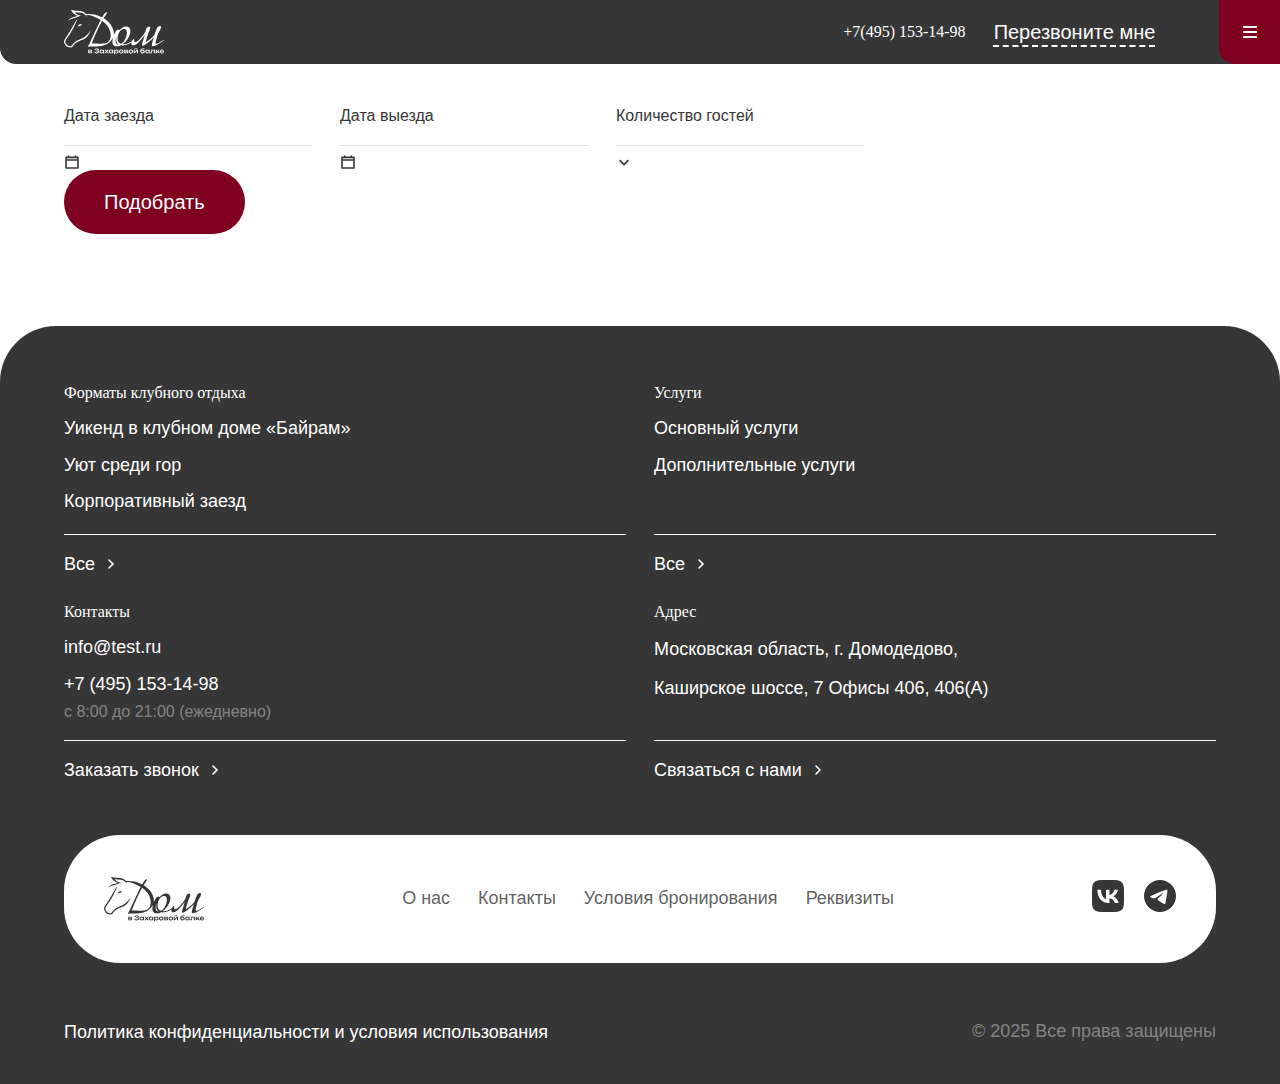
<file: catalog.html>
<!DOCTYPE html>
<html lang="ru">
<head>
  <meta charset="UTF-8">
  <meta http-equiv="X-UA-Compatible" content="IE=edge">
  <meta name="viewport"
        content="width=device-width, initial-scale=1.0, maximum-scale=1.0, user-scalable=no, shrink-to-fit=no">
  <meta name="format-detection" content="telephone=yes">
  <title></title>

  <link rel="stylesheet" type="text/css" href="assets/css/libs/swiper/swiper-bundle.min.css" />
  <link rel="stylesheet" type="text/css" href="assets/css/libs/graph-modal/graph-modal.min.css" />
  <link rel="stylesheet" type="text/css" href="assets/css/libs/fancybox/fancybox.css" />
  <link rel="stylesheet" type="text/css" href="assets/css/libs/flatpickr/flatpickr.min.css" />

  <link rel="stylesheet" href="assets/css/base.css">
  <link rel="stylesheet" href="assets/css/components.css">
  <link rel="stylesheet" href="assets/css/style.css">
  <link rel="stylesheet" href="assets/css/date-range.css">
</head>
<body>

<header class="header space-xxxl">
  <div class="header__wrapper header__wrapper_inner" data-header="">
    <div class="container header__container">
      <a href="/" class="header__logo-wrap">
        <img src="assets/img/logo-old.svg" alt="logo">
      </a>

      <ul class="header__nav" data-da=".js-insert-nav,1719">
        <li>
          <a href="#" class="color-white link-md-light link-decor">Форматы отдыха</a>
        </li>
        <li>
          <a href="#" class="color-white link-md-light link-decor">Услуги</a>
        </li>
        <li>
          <a href="#" class="color-white link-md-light link-decor" data-scrolling-to="true">О нас</a>
        </li>
        <li>
          <a href="#" class="color-white link-md-light link-decor" data-scrolling-to="true">Контакты</a>
        </li>
      </ul>

      <div class="header__contacts" data-da=".js-insert-contacts,1023">
        <a href="tel:+74951531498" class="text-md text-color-primary-inverse link-decor">+7(495) 153-14-98</a>
        <a href="mailto:info@t-d.ru" class="color-white link-md-medium dashed">Перезвоните мне</a>
      </div>

      <div class="side-menu" data-menu>
        <div class="side-menu__top space-xl">
          <button class="btn-reset" data-menu-close>
            <svg xmlns="http://www.w3.org/2000/svg" width="32" height="32" viewBox="0 0 32 32" fill="none">
              <path d="M23.5425 23.5424L8.45758 8.45746" stroke="#485542" stroke-width="1.2" stroke-linecap="round" />
              <path d="M23.5424 8.45746L8.45747 23.5424" stroke="#485542" stroke-width="1.2" stroke-linecap="round" />
            </svg>
          </button>
        </div>
        <div class="space-xxl js-insert-nav"></div>
        <div class="side-menu__group">
          <div class="js-insert-contacts"></div>
        </div>
      </div>
    </div>
    <button class="btn-reset header__burger" data-menu-button="">
      <svg xmlns="http://www.w3.org/2000/svg" width="24" height="24" viewBox="0 0 24 24" fill="none">
        <path d="M18 16C18.5522 16.0001 19 16.4478 19 17C19 17.5523 18.5522 18 18 18H6C5.44773 18 5.00002 17.5523 5 17C5 16.4478 5.44772 16 6 16H18ZM18 11C18.5522 11.0001 19 11.4478 19 12C19 12.5523 18.5522 13 18 13H6C5.44773 13 5.00002 12.5523 5 12C5 11.4478 5.44772 11 6 11H18ZM18 6.00005C18.5522 6.00009 19 6.44779 19 7.00005C19 7.55228 18.5522 8 18 8.00005H6C5.44773 8.00005 5.00002 7.55231 5 7.00005C5 6.44776 5.44772 6.00005 6 6.00005H18Z" fill="white"/>
      </svg>
    </button>
  </div>
</header>
<main>
  <div class="container">
    <div class="data-range-row space-xxxl">
      <div class="date-range" aria-label="Выбор дат бронирования">
        <label class="date-field">
          <span class="date-field__label caption-md">Дата заезда</span>
          <input
                  id="date-from"
                  class="date-field__input text-lg-light text-color-secondary"
                  type="text"
                  inputmode="none"
                  autocomplete="off"
                  placeholder="ДД.ММ.ГГГГ"
                  aria-label="Дата заезда"
                  readonly
          />
          <svg class="date-field__icon" xmlns="http://www.w3.org/2000/svg" width="16" height="16" viewBox="0 0 16 16" fill="none" aria-hidden="true" focusable="false">
            <path d="M11.333 1.20068C11.7747 1.20086 12.1328 1.55877 12.1328 2.00049V2.53369H14C14.4416 2.53392 14.7998 2.89181 14.7998 3.3335V14.0005C14.7996 14.442 14.4415 14.8001 14 14.8003H2C1.55833 14.8003 1.20045 14.4421 1.2002 14.0005V3.3335C1.2002 2.89167 1.55817 2.53369 2 2.53369H3.86621V2.00049C3.86621 1.55866 4.22516 1.20068 4.66699 1.20068C5.10848 1.20109 5.4668 1.55891 5.4668 2.00049V2.53369H10.5322V2.00049C10.5322 1.55874 10.8913 1.20081 11.333 1.20068ZM2.7998 13.1997H13.2002V6.80029H2.7998V13.1997ZM2.7998 5.19971H13.2002V4.1333H11.3496C11.3442 4.13341 11.3385 4.13428 11.333 4.13428C11.3275 4.13428 11.3219 4.13341 11.3164 4.1333H4.68359C4.67807 4.13342 4.67254 4.13427 4.66699 4.13428C4.66158 4.13428 4.65577 4.13341 4.65039 4.1333H2.7998V5.19971Z" fill="#363636"/>
          </svg>
        </label>

        <label class="date-field">
          <span class="date-field__label caption-md">Дата выезда</span>
          <input
                  id="date-to"
                  class="date-field__input text-lg-light text-color-secondary"
                  type="text"
                  inputmode="none"
                  autocomplete="off"
                  placeholder="ДД.ММ.ГГГГ"
                  aria-label="Дата выезда"
                  readonly
          />
          <svg class="date-field__icon" xmlns="http://www.w3.org/2000/svg" width="16" height="16" viewBox="0 0 16 16" fill="none" aria-hidden="true" focusable="false">
            <path d="M11.333 1.20068C11.7747 1.20086 12.1328 1.55877 12.1328 2.00049V2.53369H14C14.4416 2.53392 14.7998 2.89181 14.7998 3.3335V14.0005C14.7996 14.442 14.4415 14.8001 14 14.8003H2C1.55833 14.8003 1.20045 14.4421 1.2002 14.0005V3.3335C1.2002 2.89167 1.55817 2.53369 2 2.53369H3.86621V2.00049C3.86621 1.55866 4.22516 1.20068 4.66699 1.20068C5.10848 1.20109 5.4668 1.55891 5.4668 2.00049V2.53369H10.5322V2.00049C10.5322 1.55874 10.8913 1.20081 11.333 1.20068ZM2.7998 13.1997H13.2002V6.80029H2.7998V13.1997ZM2.7998 5.19971H13.2002V4.1333H11.3496C11.3442 4.13341 11.3385 4.13428 11.333 4.13428C11.3275 4.13428 11.3219 4.13341 11.3164 4.1333H4.68359C4.67807 4.13342 4.67254 4.13427 4.66699 4.13428C4.66158 4.13428 4.65577 4.13341 4.65039 4.1333H2.7998V5.19971Z" fill="#363636"/>
          </svg>
        </label>
        <label class="date-field">
          <span class="date-field__label caption-md">Количество гостей</span>
          <input
                  class="date-field__input text-lg-light text-color-secondary"
                  type="text"
                  inputmode="none"
                  autocomplete="off"
                  placeholder="Количество гостей"
                  aria-label="Количество гостей"
                  readonly
          />
          <svg class="date-field__icon" xmlns="http://www.w3.org/2000/svg" width="16" height="16" viewBox="0 0 16 16" fill="none">
            <path d="M11.4351 6.10107C11.7475 5.78896 12.2536 5.78876 12.5659 6.10107C12.8781 6.4134 12.878 6.91953 12.5659 7.23193L8.56592 11.2319L8.00049 11.7983L7.43506 11.2319L3.43506 7.23193C3.12264 6.91951 3.12264 6.41349 3.43506 6.10107C3.7475 5.78896 4.2536 5.78876 4.56592 6.10107L8.00049 9.53564L11.4351 6.10107Z" fill="#363636"/>
          </svg>
        </label>
      </div>
      <button class="btn-reset button-filled color-white buttons-lg-medium" data-graph-path="consult" aria-label="консультация">
        Подобрать
      </button>
    </div>


  </div>

</main>
<footer class="footer">
  <div class="container footer__container">
    <div class="footer__grid color-white">
      <div class="footer__grid-group">
        <div class="footer__grid-item">
          <p class="space-sm">Форматы клубного отдыха</p>
          <ul class="list-reset footer__grid-links">
            <li>
              <a href="" class="color-white link-md-light">Уикенд в клубном доме «Байрам»</a>
            </li>
            <li>
              <a href="" class="color-white link-md-light">Уют среди гор</a>
            </li>
            <li>
              <a href="" class="color-white link-md-light">Корпоративный заезд</a>
            </li>
          </ul>
        </div>
        <a href="" class="button-texted link-md-light color-white footer__grid-button">
          Все
          <svg xmlns="http://www.w3.org/2000/svg" width="16" height="16" viewBox="0 0 16 16" fill="none">
            <path d="M5.43469 3.43457C5.74711 3.12215 6.25313 3.12215 6.56555 3.43457L10.5656 7.43457L11.132 8L10.5656 8.56543L6.56555 12.5654C6.25317 12.8778 5.74711 12.8777 5.43469 12.5654C5.12229 12.253 5.12232 11.747 5.43469 11.4346L8.86926 8L5.43469 4.56543C5.12229 4.25303 5.12232 3.74699 5.43469 3.43457Z" fill="white"/>
          </svg>
        </a>
      </div>
      <div class="footer__grid-group">
        <div class="footer__grid-item">
          <p class="space-sm">Услуги</p>
          <ul class="list-reset footer__grid-links">
            <li>
              <a href="" class="color-white link-md-light">Основный услуги</a>
            </li>
            <li>
              <a href="" class="color-white link-md-light">Дополнительные услуги</a>
            </li>
          </ul>
        </div>
        <a href="" class="button-texted link-md-light color-white footer__grid-button">
          Все
          <svg xmlns="http://www.w3.org/2000/svg" width="16" height="16" viewBox="0 0 16 16" fill="none">
            <path d="M5.43469 3.43457C5.74711 3.12215 6.25313 3.12215 6.56555 3.43457L10.5656 7.43457L11.132 8L10.5656 8.56543L6.56555 12.5654C6.25317 12.8778 5.74711 12.8777 5.43469 12.5654C5.12229 12.253 5.12232 11.747 5.43469 11.4346L8.86926 8L5.43469 4.56543C5.12229 4.25303 5.12232 3.74699 5.43469 3.43457Z" fill="white"/>
          </svg>
        </a>
      </div>
      <div class="footer__grid-group">
        <div class="footer__grid-item">
          <p class="space-sm">Контакты</p>
          <ul class="list-reset footer__grid-links space-xxs">
            <li>
              <a href="mailto:info@test.ru" class="color-white link-md-light">info@test.ru</a>
            </li>
            <li>
              <a href="tel:" class="color-white link-md-light">+7 (495) 153-14-98</a>
            </li>
          </ul>
          <p class="caption-sm text-color-secondary-opacity">с 8:00 до 21:00 (ежедневно)</p>
        </div>
        <a href="" class="button-texted link-md-light color-white footer__grid-button">
          Заказать звонок
          <svg xmlns="http://www.w3.org/2000/svg" width="16" height="16" viewBox="0 0 16 16" fill="none">
            <path d="M5.43469 3.43457C5.74711 3.12215 6.25313 3.12215 6.56555 3.43457L10.5656 7.43457L11.132 8L10.5656 8.56543L6.56555 12.5654C6.25317 12.8778 5.74711 12.8777 5.43469 12.5654C5.12229 12.253 5.12232 11.747 5.43469 11.4346L8.86926 8L5.43469 4.56543C5.12229 4.25303 5.12232 3.74699 5.43469 3.43457Z" fill="white"/>
          </svg>
        </a>
      </div>
      <div class="footer__grid-group">
        <div class="footer__grid-item">
          <p class="space-sm">Адрес</p>
          <ul class="list-reset footer__grid-links">
            <li class="text-md-regular">
              Московская область, г. Домодедово,
            </li>
            <li class="text-md-regular">
              Каширское шоссе, 7 Офисы 406, 406(A)
            </li>
          </ul>
        </div>
        <a href="" class="button-texted link-md-light color-white footer__grid-button">
          Связаться с нами
          <svg xmlns="http://www.w3.org/2000/svg" width="16" height="16" viewBox="0 0 16 16" fill="none">
            <path d="M5.43469 3.43457C5.74711 3.12215 6.25313 3.12215 6.56555 3.43457L10.5656 7.43457L11.132 8L10.5656 8.56543L6.56555 12.5654C6.25317 12.8778 5.74711 12.8777 5.43469 12.5654C5.12229 12.253 5.12232 11.747 5.43469 11.4346L8.86926 8L5.43469 4.56543C5.12229 4.25303 5.12232 3.74699 5.43469 3.43457Z" fill="white"/>
          </svg>
        </a>
      </div>
    </div>
    <div class="footer__line">
      <a href="/">
        <img src="assets/img/logo-dark.svg" alt="">
      </a>
      <ul class="list-reset footer__nav">
        <li>
          <a href="" class="footer__nav-link buttons-md-medium text-color-secondary">О нас</a>
        </li>
        <li>
          <a href="" class="footer__nav-link buttons-md-medium text-color-secondary">Контакты</a>
        </li>
        <li>
          <a href="" class="footer__nav-link buttons-md-medium text-color-secondary">Условия бронирования</a>
        </li>
        <li>
          <a href="" class="footer__nav-link buttons-md-medium text-color-secondary">Реквизиты</a>
        </li>
      </ul>

      <ul class="footer__social">
        <li class="">
          <a href="" class="footer__social-link">
            <svg xmlns="http://www.w3.org/2000/svg" width="32" height="32" viewBox="0 0 32 32" fill="none">
              <g clip-path="url(#clip0_303_2581)">
                <path d="M0 15.36C0 8.1192 0 4.49884 2.24942 2.24942C4.49884 0 8.1192 0 15.36 0H16.64C23.8808 0 27.5011 0 29.7506 2.24942C32 4.49884 32 8.1192 32 15.36V16.64C32 23.8808 32 27.5011 29.7506 29.7506C27.5011 32 23.8808 32 16.64 32H15.36C8.1192 32 4.49884 32 2.24942 29.7506C0 27.5011 0 23.8808 0 16.64V15.36Z" fill="#363636"/>
                <path d="M17.0267 23.0534C9.73341 23.0534 5.57348 18.0534 5.40015 9.7334H9.05348C9.17348 15.8401 11.8667 18.4267 14.0001 18.9601V9.7334H17.4402V15.0001C19.5469 14.7734 21.7599 12.3734 22.5066 9.7334H25.9467C25.3733 12.9867 22.9733 15.3867 21.2667 16.3734C22.9733 17.1734 25.7068 19.2667 26.7468 23.0534H22.96C22.1467 20.5201 20.1202 18.5601 17.4402 18.2934V23.0534H17.0267Z" fill="white"/>
              </g>
              <defs>
                <clipPath id="clip0_303_2581">
                  <rect width="32" height="32" fill="white"/>
                </clipPath>
              </defs>
            </svg>
          </a>
        </li>
        <li>
          <a href="" class="footer__social-link">
            <svg xmlns="http://www.w3.org/2000/svg" width="32" height="32" viewBox="0 0 32 32" fill="none">
              <g clip-path="url(#clip0_303_2584)">
                <path d="M16 32C24.8366 32 32 24.8366 32 16C32 7.16344 24.8366 0 16 0C7.16344 0 0 7.16344 0 16C0 24.8366 7.16344 32 16 32Z" fill="#363636"/>
                <path fill-rule="evenodd" clip-rule="evenodd" d="M7.24261 15.8309C11.9069 13.7988 15.0172 12.459 16.5734 11.8117C21.0168 9.96359 21.9401 9.64255 22.5419 9.63195C22.6743 9.62962 22.9702 9.66242 23.1619 9.81797C23.3238 9.94931 23.3683 10.1267 23.3896 10.2513C23.4109 10.3758 23.4375 10.6595 23.4164 10.8811C23.1756 13.4111 22.1337 19.5507 21.6036 22.3843C21.3794 23.5833 20.9377 23.9853 20.5102 24.0247C19.581 24.1102 18.8755 23.4106 17.9756 22.8207C16.5674 21.8976 15.7718 21.323 14.4049 20.4222C12.8252 19.3812 13.8493 18.8091 14.7495 17.874C14.9851 17.6293 19.079 13.9056 19.1582 13.5678C19.1681 13.5256 19.1773 13.3681 19.0838 13.285C18.9902 13.2018 18.8521 13.2302 18.7525 13.2529C18.6113 13.2849 16.3616 14.7718 12.0036 17.7136C11.3651 18.1521 10.7867 18.3657 10.2685 18.3545C9.69718 18.3422 8.59826 18.0315 7.78133 17.766C6.77933 17.4403 5.98296 17.2681 6.05231 16.7149C6.08842 16.4268 6.48519 16.1321 7.24261 15.8309Z" fill="white"/>
              </g>
              <defs>
                <clipPath id="clip0_303_2584">
                  <rect width="32" height="32" fill="white"/>
                </clipPath>
              </defs>
            </svg>
          </a>
        </li>
      </ul>
    </div>
    <div class="footer__bottom">
      <a href="" class="color-white link-md-light">Политика конфиденциальности и условия использования</a>
      <span class="text-md-regular text-color-secondary-opacity">© 2025 Все права защищены</span>
    </div>
  </div>
</footer>
<script type="text/javascript" src="assets/js/libs/swiper/swiper-bundle.min.js"></script>
<script type="text/javascript" src="assets/js/libs/accordion/accordion.js"></script>
<script type="text/javascript" src="assets/js/libs/graph-modal/graph-modal.min.js"></script>
<script type="text/javascript" src="assets/js/libs/fancybox/fancybox.umd.js"></script>
<script type="text/javascript" src="assets/js/libs/validate/validate-js.min.js"></script>
<script type="text/javascript" src="assets/js/libs/dynamic-adaptive/dynamic-adaptive.min.js"></script>
<script type="text/javascript" src="assets/js/libs/flatpickr/flatpickr.min.js"></script>
<script type="text/javascript" src="assets/js/libs/flatpickr/ru.js"></script>
<script type="text/javascript" src="assets/js/libs/flatpickr/rangePlugin.js"></script>

<script type="text/javascript" src="assets/js/swipers.js"></script>
<script type="text/javascript" src="assets/js/main.js"></script>

<script src="assets/js/date-range.js" defer></script>
</body>
</html>
</file>
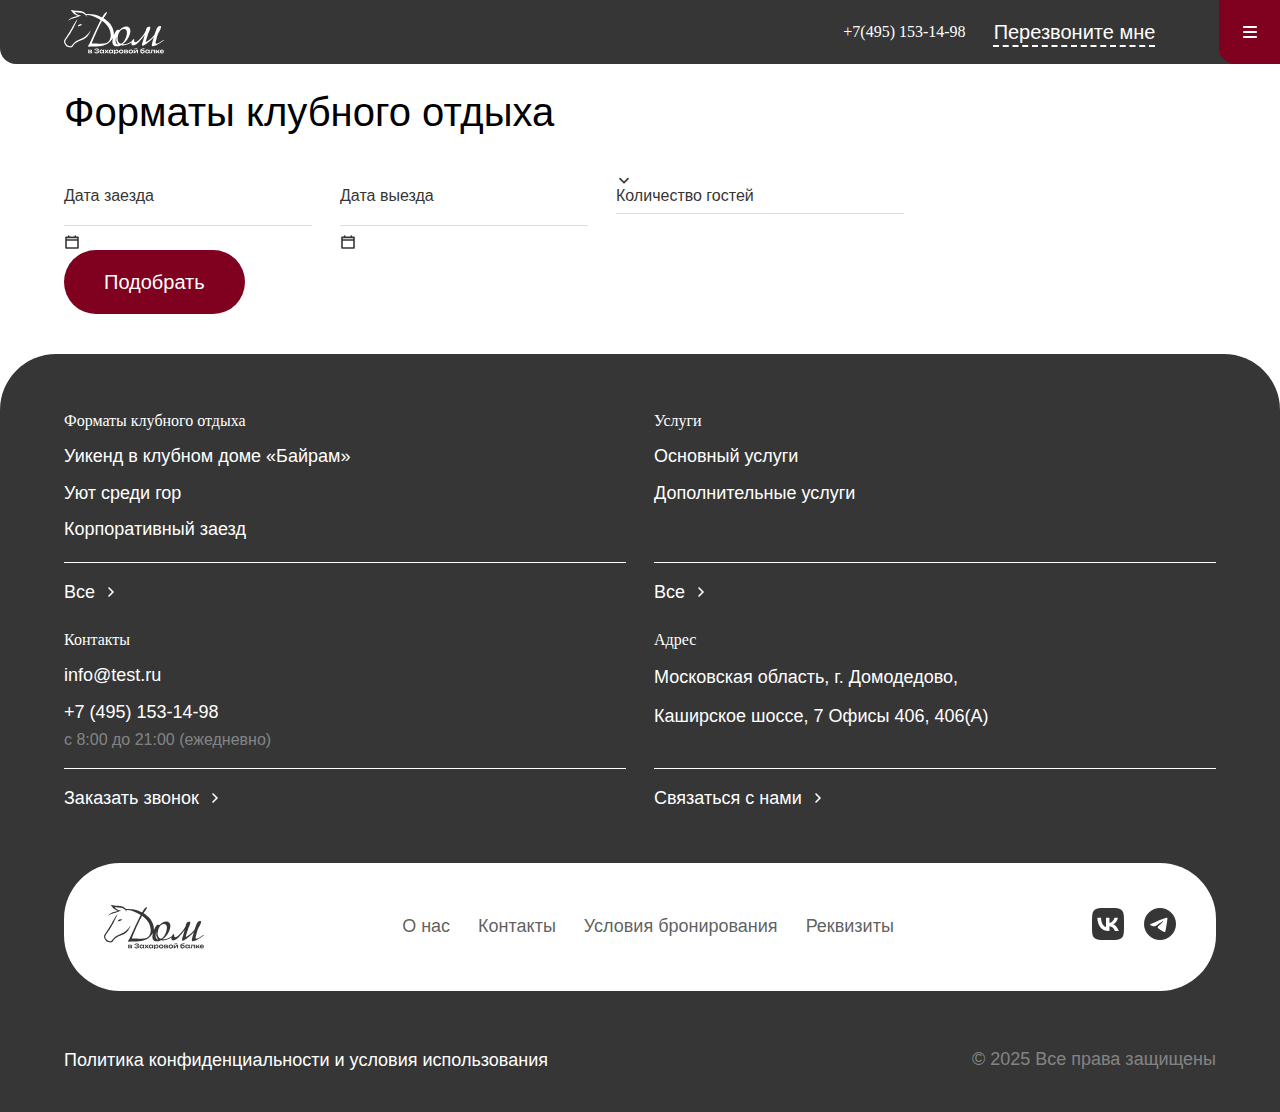
<file: catalog_old.html>
<!DOCTYPE html>
<html lang="ru">
<head>
  <meta charset="UTF-8">
  <meta http-equiv="X-UA-Compatible" content="IE=edge">
  <meta name="viewport"
        content="width=device-width, initial-scale=1.0, maximum-scale=1.0, user-scalable=no, shrink-to-fit=no">
  <meta name="format-detection" content="telephone=yes">
  <title></title>

  <link rel="stylesheet" type="text/css" href="assets/css/libs/swiper/swiper-bundle.min.css" />
  <link rel="stylesheet" type="text/css" href="assets/css/libs/graph-modal/graph-modal.min.css" />
  <link rel="stylesheet" type="text/css" href="assets/css/libs/fancybox/fancybox.css" />
  <link rel="stylesheet" type="text/css" href="assets/css/libs/flatpickr/flatpickr.min.css" />

  <link rel="stylesheet" href="assets/css/base.css">
  <link rel="stylesheet" href="assets/css/components.css">
  <link rel="stylesheet" href="assets/css/style.css">
  <link rel="stylesheet" href="assets/css/date-range.css">
  <link rel="stylesheet" href="assets/css/dropdown.css">
</head>
<body>

<header class="header space-xxxl">
  <div class="header__wrapper header__wrapper_inner" data-header="">
    <div class="container header__container">
      <a href="index.html" class="header__logo-wrap">
        <img src="assets/img/logo-old.svg" alt="logo">
      </a>

      <ul class="header__nav" data-da=".js-insert-nav,1719">
        <li>
          <a href="#" class="color-white link-md-light link-decor">Форматы отдыха</a>
        </li>
        <li>
          <a href="#" class="color-white link-md-light link-decor">Услуги</a>
        </li>
        <li>
          <a href="#" class="color-white link-md-light link-decor" data-scrolling-to="true">О нас</a>
        </li>
        <li>
          <a href="#" class="color-white link-md-light link-decor" data-scrolling-to="true">Контакты</a>
        </li>
      </ul>

      <div class="header__contacts" data-da=".js-insert-contacts,1023">
        <a href="tel:+74951531498" class="text-md text-color-primary-inverse link-decor">+7(495) 153-14-98</a>
        <a href="mailto:info@t-d.ru" class="color-white link-md-medium dashed">Перезвоните мне</a>
      </div>

      <div class="side-menu" data-menu>
        <div class="side-menu__top space-xl">
          <button class="btn-reset" data-menu-close>
            <svg xmlns="http://www.w3.org/2000/svg" width="32" height="32" viewBox="0 0 32 32" fill="none">
              <path d="M23.5425 23.5424L8.45758 8.45746" stroke="#485542" stroke-width="1.2" stroke-linecap="round" />
              <path d="M23.5424 8.45746L8.45747 23.5424" stroke="#485542" stroke-width="1.2" stroke-linecap="round" />
            </svg>
          </button>
        </div>
        <div class="space-xxl js-insert-nav"></div>
        <div class="side-menu__group">
          <div class="js-insert-contacts"></div>
        </div>
      </div>
    </div>
    <button class="btn-reset header__burger" data-menu-button="">
      <svg xmlns="http://www.w3.org/2000/svg" width="24" height="24" viewBox="0 0 24 24" fill="none">
        <path d="M18 16C18.5522 16.0001 19 16.4478 19 17C19 17.5523 18.5522 18 18 18H6C5.44773 18 5.00002 17.5523 5 17C5 16.4478 5.44772 16 6 16H18ZM18 11C18.5522 11.0001 19 11.4478 19 12C19 12.5523 18.5522 13 18 13H6C5.44773 13 5.00002 12.5523 5 12C5 11.4478 5.44772 11 6 11H18ZM18 6.00005C18.5522 6.00009 19 6.44779 19 7.00005C19 7.55228 18.5522 8 18 8.00005H6C5.44773 8.00005 5.00002 7.55231 5 7.00005C5 6.44776 5.44772 6.00005 6 6.00005H18Z"
              fill="white" />
      </svg>
    </button>
  </div>
</header>
<main>
  <section class="search-format">
    <div class="container">
      <h2 class="heading-md space-xl">Форматы клубного отдыха</h2>
      <div class="data-range-row space-xl">
        <div class="date-range" aria-label="Выбор дат бронирования">
          <label class="date-field">
            <span class="date-field__label caption-md">Дата заезда</span>
            <input
                    id="date-from"
                    class="date-field__input text-lg-light text-color-secondary"
                    type="text"
                    inputmode="none"
                    autocomplete="off"
                    placeholder="ДД.ММ.ГГГГ"
                    aria-label="Дата заезда"
                    readonly
            />
            <svg class="date-field__icon"
                 xmlns="http://www.w3.org/2000/svg"
                 width="16"
                 height="16"
                 viewBox="0 0 16 16"
                 fill="none"
                 aria-hidden="true"
                 focusable="false">
              <path d="M11.333 1.20068C11.7747 1.20086 12.1328 1.55877 12.1328 2.00049V2.53369H14C14.4416 2.53392 14.7998 2.89181 14.7998 3.3335V14.0005C14.7996 14.442 14.4415 14.8001 14 14.8003H2C1.55833 14.8003 1.20045 14.4421 1.2002 14.0005V3.3335C1.2002 2.89167 1.55817 2.53369 2 2.53369H3.86621V2.00049C3.86621 1.55866 4.22516 1.20068 4.66699 1.20068C5.10848 1.20109 5.4668 1.55891 5.4668 2.00049V2.53369H10.5322V2.00049C10.5322 1.55874 10.8913 1.20081 11.333 1.20068ZM2.7998 13.1997H13.2002V6.80029H2.7998V13.1997ZM2.7998 5.19971H13.2002V4.1333H11.3496C11.3442 4.13341 11.3385 4.13428 11.333 4.13428C11.3275 4.13428 11.3219 4.13341 11.3164 4.1333H4.68359C4.67807 4.13342 4.67254 4.13427 4.66699 4.13428C4.66158 4.13428 4.65577 4.13341 4.65039 4.1333H2.7998V5.19971Z"
                    fill="#363636" />
            </svg>
          </label>

          <label class="date-field">
            <span class="date-field__label caption-md">Дата выезда</span>
            <input
                    id="date-to"
                    class="date-field__input text-lg-light text-color-secondary"
                    type="text"
                    inputmode="none"
                    autocomplete="off"
                    placeholder="ДД.ММ.ГГГГ"
                    aria-label="Дата выезда"
                    readonly
            />
            <svg class="date-field__icon"
                 xmlns="http://www.w3.org/2000/svg"
                 width="16"
                 height="16"
                 viewBox="0 0 16 16"
                 fill="none"
                 aria-hidden="true"
                 focusable="false">
              <path d="M11.333 1.20068C11.7747 1.20086 12.1328 1.55877 12.1328 2.00049V2.53369H14C14.4416 2.53392 14.7998 2.89181 14.7998 3.3335V14.0005C14.7996 14.442 14.4415 14.8001 14 14.8003H2C1.55833 14.8003 1.20045 14.4421 1.2002 14.0005V3.3335C1.2002 2.89167 1.55817 2.53369 2 2.53369H3.86621V2.00049C3.86621 1.55866 4.22516 1.20068 4.66699 1.20068C5.10848 1.20109 5.4668 1.55891 5.4668 2.00049V2.53369H10.5322V2.00049C10.5322 1.55874 10.8913 1.20081 11.333 1.20068ZM2.7998 13.1997H13.2002V6.80029H2.7998V13.1997ZM2.7998 5.19971H13.2002V4.1333H11.3496C11.3442 4.13341 11.3385 4.13428 11.333 4.13428C11.3275 4.13428 11.3219 4.13341 11.3164 4.1333H4.68359C4.67807 4.13342 4.67254 4.13427 4.66699 4.13428C4.66158 4.13428 4.65577 4.13341 4.65039 4.1333H2.7998V5.19971Z"
                    fill="#363636" />
            </svg>
          </label>
          <!-- один компонент -->
          <div class="date-field dropdown" data-select>
            <div class="">
              <span class="date-field__label caption-md">Количество гостей</span>
              <input
                      class="date-field__input text-lg-light text-color-secondary"
                      type="text"
                      inputmode="none"
                      autocomplete="off"
                      placeholder="Количество гостей"
                      aria-label="Количество гостей"
                      data-input
                      readonly
              />
              <svg class="date-field__icon"
                   xmlns="http://www.w3.org/2000/svg"
                   width="16"
                   height="16"
                   viewBox="0 0 16 16"
                   fill="none">
                <path d="M11.4351 6.10107C11.7475 5.78896 12.2536 5.78876 12.5659 6.10107C12.8781 6.4134 12.878 6.91953 12.5659 7.23193L8.56592 11.2319L8.00049 11.7983L7.43506 11.2319L3.43506 7.23193C3.12264 6.91951 3.12264 6.41349 3.43506 6.10107C3.7475 5.78896 4.2536 5.78876 4.56592 6.10107L8.00049 9.53564L11.4351 6.10107Z"
                      fill="#363636" />
              </svg>
            </div>
            <ul class="options">
              <li class="option text-lg-light">1</li>
              <li class="option text-lg-light">2</li>
              <li class="option text-lg-light">3</li>
              <li class="option text-lg-light">4</li>
              <li class="option text-lg-light">5</li>
              <li class="option text-lg-light">6</li>
              <li class="option text-lg-light">7</li>
              <li class="option text-lg-light">8</li>
            </ul>
          </div>
        </div>
        <button class="btn-reset button-filled color-white buttons-lg-medium"
                data-graph-path="consult"
                aria-label="консультация">
          Подобрать
        </button>
      </div>
    </div>
  </section>

</main>
<footer class="footer">
  <div class="container footer__container">
    <div class="footer__grid color-white">
      <div class="footer__grid-group">
        <div class="footer__grid-item">
          <p class="space-sm">Форматы клубного отдыха</p>
          <ul class="list-reset footer__grid-links">
            <li>
              <a href="" class="color-white link-md-light">Уикенд в клубном доме «Байрам»</a>
            </li>
            <li>
              <a href="" class="color-white link-md-light">Уют среди гор</a>
            </li>
            <li>
              <a href="" class="color-white link-md-light">Корпоративный заезд</a>
            </li>
          </ul>
        </div>
        <a href="" class="button-texted link-md-light color-white footer__grid-button">
          Все
          <svg xmlns="http://www.w3.org/2000/svg" width="16" height="16" viewBox="0 0 16 16" fill="none">
            <path d="M5.43469 3.43457C5.74711 3.12215 6.25313 3.12215 6.56555 3.43457L10.5656 7.43457L11.132 8L10.5656 8.56543L6.56555 12.5654C6.25317 12.8778 5.74711 12.8777 5.43469 12.5654C5.12229 12.253 5.12232 11.747 5.43469 11.4346L8.86926 8L5.43469 4.56543C5.12229 4.25303 5.12232 3.74699 5.43469 3.43457Z"
                  fill="white" />
          </svg>
        </a>
      </div>
      <div class="footer__grid-group">
        <div class="footer__grid-item">
          <p class="space-sm">Услуги</p>
          <ul class="list-reset footer__grid-links">
            <li>
              <a href="" class="color-white link-md-light">Основный услуги</a>
            </li>
            <li>
              <a href="" class="color-white link-md-light">Дополнительные услуги</a>
            </li>
          </ul>
        </div>
        <a href="" class="button-texted link-md-light color-white footer__grid-button">
          Все
          <svg xmlns="http://www.w3.org/2000/svg" width="16" height="16" viewBox="0 0 16 16" fill="none">
            <path d="M5.43469 3.43457C5.74711 3.12215 6.25313 3.12215 6.56555 3.43457L10.5656 7.43457L11.132 8L10.5656 8.56543L6.56555 12.5654C6.25317 12.8778 5.74711 12.8777 5.43469 12.5654C5.12229 12.253 5.12232 11.747 5.43469 11.4346L8.86926 8L5.43469 4.56543C5.12229 4.25303 5.12232 3.74699 5.43469 3.43457Z"
                  fill="white" />
          </svg>
        </a>
      </div>
      <div class="footer__grid-group">
        <div class="footer__grid-item">
          <p class="space-sm">Контакты</p>
          <ul class="list-reset footer__grid-links space-xxs">
            <li>
              <a href="mailto:info@test.ru" class="color-white link-md-light">info@test.ru</a>
            </li>
            <li>
              <a href="tel:" class="color-white link-md-light">+7 (495) 153-14-98</a>
            </li>
          </ul>
          <p class="caption-sm text-color-secondary-opacity">с 8:00 до 21:00 (ежедневно)</p>
        </div>
        <a href="" class="button-texted link-md-light color-white footer__grid-button">
          Заказать звонок
          <svg xmlns="http://www.w3.org/2000/svg" width="16" height="16" viewBox="0 0 16 16" fill="none">
            <path d="M5.43469 3.43457C5.74711 3.12215 6.25313 3.12215 6.56555 3.43457L10.5656 7.43457L11.132 8L10.5656 8.56543L6.56555 12.5654C6.25317 12.8778 5.74711 12.8777 5.43469 12.5654C5.12229 12.253 5.12232 11.747 5.43469 11.4346L8.86926 8L5.43469 4.56543C5.12229 4.25303 5.12232 3.74699 5.43469 3.43457Z"
                  fill="white" />
          </svg>
        </a>
      </div>
      <div class="footer__grid-group">
        <div class="footer__grid-item">
          <p class="space-sm">Адрес</p>
          <ul class="list-reset footer__grid-links">
            <li class="text-md-regular">
              Московская область, г. Домодедово,
            </li>
            <li class="text-md-regular">
              Каширское шоссе, 7 Офисы 406, 406(A)
            </li>
          </ul>
        </div>
        <a href="" class="button-texted link-md-light color-white footer__grid-button">
          Связаться с нами
          <svg xmlns="http://www.w3.org/2000/svg" width="16" height="16" viewBox="0 0 16 16" fill="none">
            <path d="M5.43469 3.43457C5.74711 3.12215 6.25313 3.12215 6.56555 3.43457L10.5656 7.43457L11.132 8L10.5656 8.56543L6.56555 12.5654C6.25317 12.8778 5.74711 12.8777 5.43469 12.5654C5.12229 12.253 5.12232 11.747 5.43469 11.4346L8.86926 8L5.43469 4.56543C5.12229 4.25303 5.12232 3.74699 5.43469 3.43457Z"
                  fill="white" />
          </svg>
        </a>
      </div>
    </div>
    <div class="footer__line">
      <a href="/">
        <img src="assets/img/logo-dark.svg" alt="">
      </a>
      <ul class="list-reset footer__nav">
        <li>
          <a href="" class="footer__nav-link buttons-md-medium text-color-secondary">О нас</a>
        </li>
        <li>
          <a href="" class="footer__nav-link buttons-md-medium text-color-secondary">Контакты</a>
        </li>
        <li>
          <a href="" class="footer__nav-link buttons-md-medium text-color-secondary">Условия бронирования</a>
        </li>
        <li>
          <a href="" class="footer__nav-link buttons-md-medium text-color-secondary">Реквизиты</a>
        </li>
      </ul>

      <ul class="footer__social">
        <li class="">
          <a href="" class="footer__social-link">
            <svg xmlns="http://www.w3.org/2000/svg" width="32" height="32" viewBox="0 0 32 32" fill="none">
              <g clip-path="url(#clip0_303_2581)">
                <path d="M0 15.36C0 8.1192 0 4.49884 2.24942 2.24942C4.49884 0 8.1192 0 15.36 0H16.64C23.8808 0 27.5011 0 29.7506 2.24942C32 4.49884 32 8.1192 32 15.36V16.64C32 23.8808 32 27.5011 29.7506 29.7506C27.5011 32 23.8808 32 16.64 32H15.36C8.1192 32 4.49884 32 2.24942 29.7506C0 27.5011 0 23.8808 0 16.64V15.36Z"
                      fill="#363636" />
                <path d="M17.0267 23.0534C9.73341 23.0534 5.57348 18.0534 5.40015 9.7334H9.05348C9.17348 15.8401 11.8667 18.4267 14.0001 18.9601V9.7334H17.4402V15.0001C19.5469 14.7734 21.7599 12.3734 22.5066 9.7334H25.9467C25.3733 12.9867 22.9733 15.3867 21.2667 16.3734C22.9733 17.1734 25.7068 19.2667 26.7468 23.0534H22.96C22.1467 20.5201 20.1202 18.5601 17.4402 18.2934V23.0534H17.0267Z"
                      fill="white" />
              </g>
              <defs>
                <clipPath id="clip0_303_2581">
                  <rect width="32" height="32" fill="white" />
                </clipPath>
              </defs>
            </svg>
          </a>
        </li>
        <li>
          <a href="" class="footer__social-link">
            <svg xmlns="http://www.w3.org/2000/svg" width="32" height="32" viewBox="0 0 32 32" fill="none">
              <g clip-path="url(#clip0_303_2584)">
                <path d="M16 32C24.8366 32 32 24.8366 32 16C32 7.16344 24.8366 0 16 0C7.16344 0 0 7.16344 0 16C0 24.8366 7.16344 32 16 32Z"
                      fill="#363636" />
                <path fill-rule="evenodd"
                      clip-rule="evenodd"
                      d="M7.24261 15.8309C11.9069 13.7988 15.0172 12.459 16.5734 11.8117C21.0168 9.96359 21.9401 9.64255 22.5419 9.63195C22.6743 9.62962 22.9702 9.66242 23.1619 9.81797C23.3238 9.94931 23.3683 10.1267 23.3896 10.2513C23.4109 10.3758 23.4375 10.6595 23.4164 10.8811C23.1756 13.4111 22.1337 19.5507 21.6036 22.3843C21.3794 23.5833 20.9377 23.9853 20.5102 24.0247C19.581 24.1102 18.8755 23.4106 17.9756 22.8207C16.5674 21.8976 15.7718 21.323 14.4049 20.4222C12.8252 19.3812 13.8493 18.8091 14.7495 17.874C14.9851 17.6293 19.079 13.9056 19.1582 13.5678C19.1681 13.5256 19.1773 13.3681 19.0838 13.285C18.9902 13.2018 18.8521 13.2302 18.7525 13.2529C18.6113 13.2849 16.3616 14.7718 12.0036 17.7136C11.3651 18.1521 10.7867 18.3657 10.2685 18.3545C9.69718 18.3422 8.59826 18.0315 7.78133 17.766C6.77933 17.4403 5.98296 17.2681 6.05231 16.7149C6.08842 16.4268 6.48519 16.1321 7.24261 15.8309Z"
                      fill="white" />
              </g>
              <defs>
                <clipPath id="clip0_303_2584">
                  <rect width="32" height="32" fill="white" />
                </clipPath>
              </defs>
            </svg>
          </a>
        </li>
      </ul>
    </div>
    <div class="footer__bottom">
      <a href="" class="color-white link-md-light">Политика конфиденциальности и условия использования</a>
      <span class="text-md-regular text-color-secondary-opacity">© 2025 Все права защищены</span>
    </div>
  </div>
</footer>
<script type="text/javascript" src="assets/js/libs/swiper/swiper-bundle.min.js"></script>
<script type="text/javascript" src="assets/js/libs/accordion/accordion.js"></script>
<script type="text/javascript" src="assets/js/libs/graph-modal/graph-modal.min.js"></script>
<script type="text/javascript" src="assets/js/libs/fancybox/fancybox.umd.js"></script>
<script type="text/javascript" src="assets/js/libs/validate/validate-js.min.js"></script>
<script type="text/javascript" src="assets/js/libs/dynamic-adaptive/dynamic-adaptive.min.js"></script>
<script type="text/javascript" src="assets/js/libs/flatpickr/flatpickr.min.js"></script>
<script type="text/javascript" src="assets/js/libs/flatpickr/ru.js"></script>
<script type="text/javascript" src="assets/js/libs/flatpickr/rangePlugin.js"></script>

<script type="text/javascript" src="assets/js/swipers.js"></script>
<script type="text/javascript" src="assets/js/main.js"></script>
<script type="text/javascript" src="assets/js/dropdown.js"></script>

<script src="assets/js/date-range.js" defer></script>
</body>
</html>
</file>
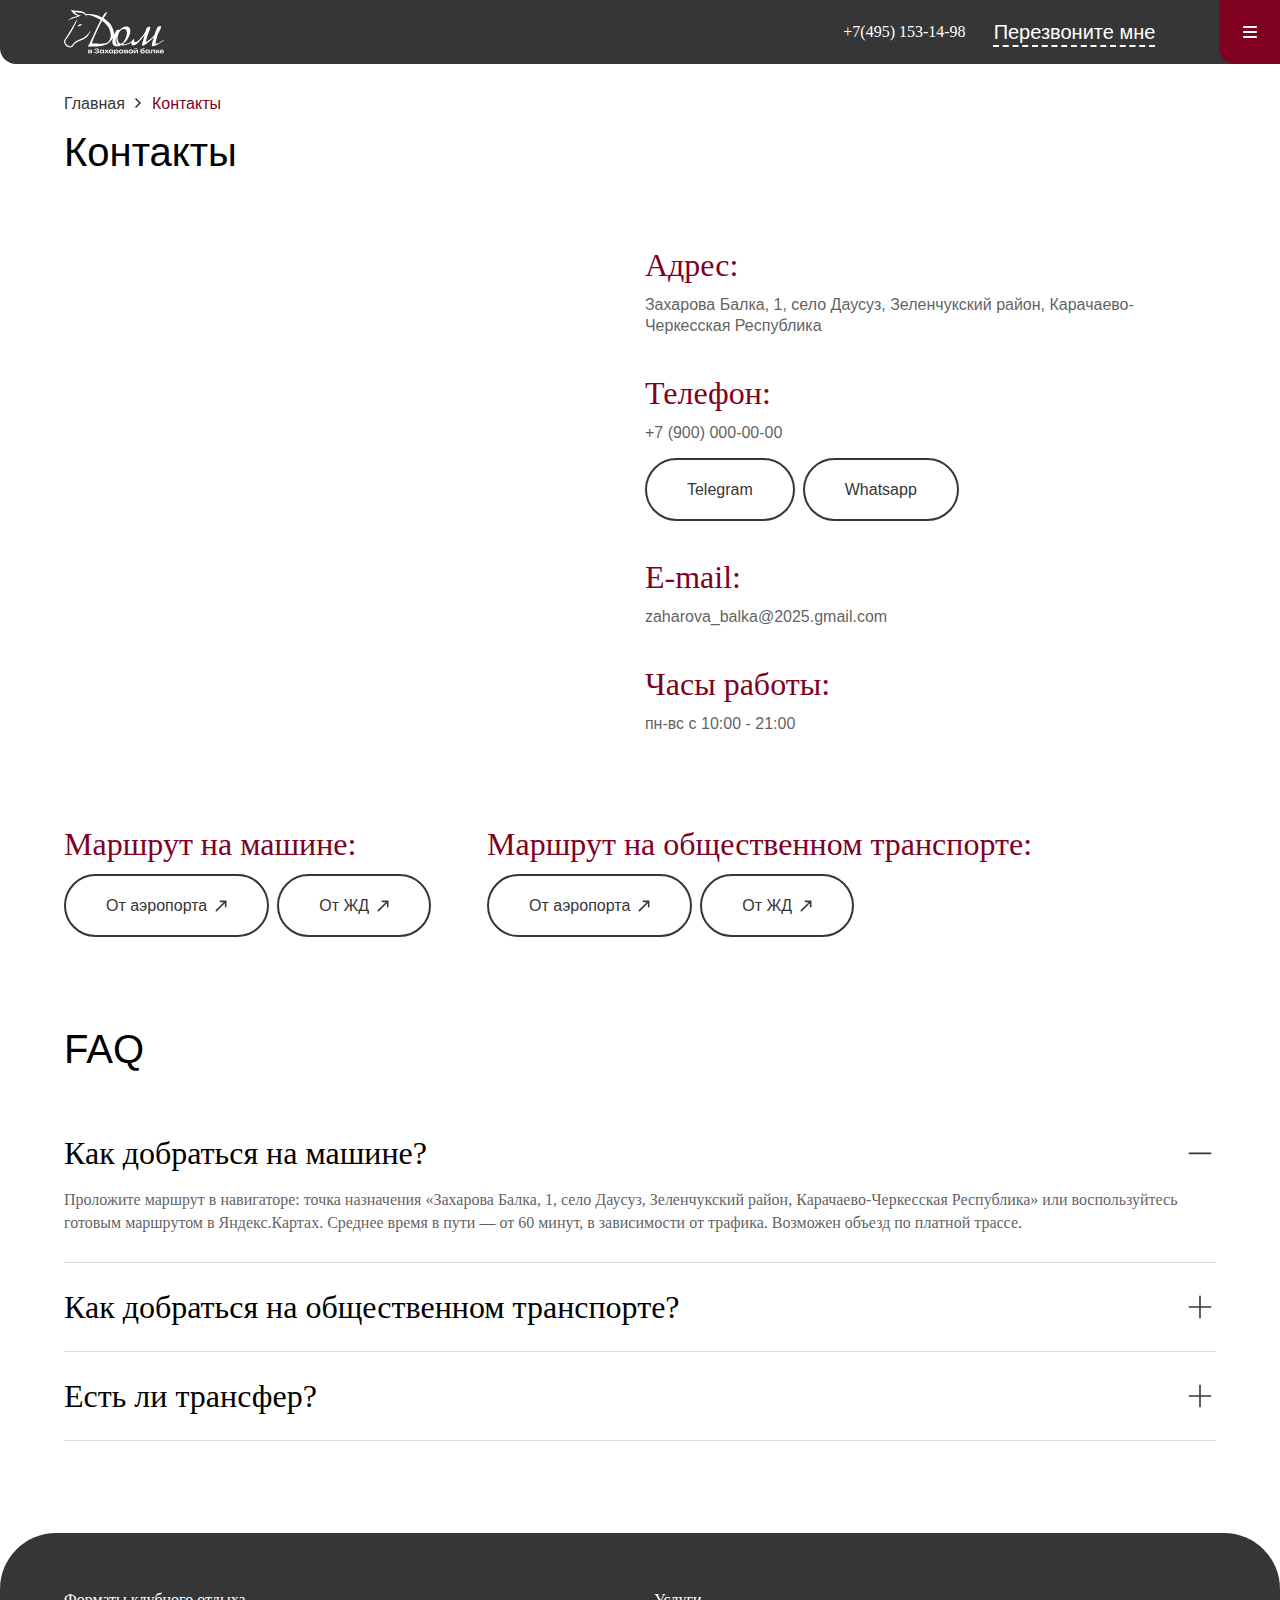
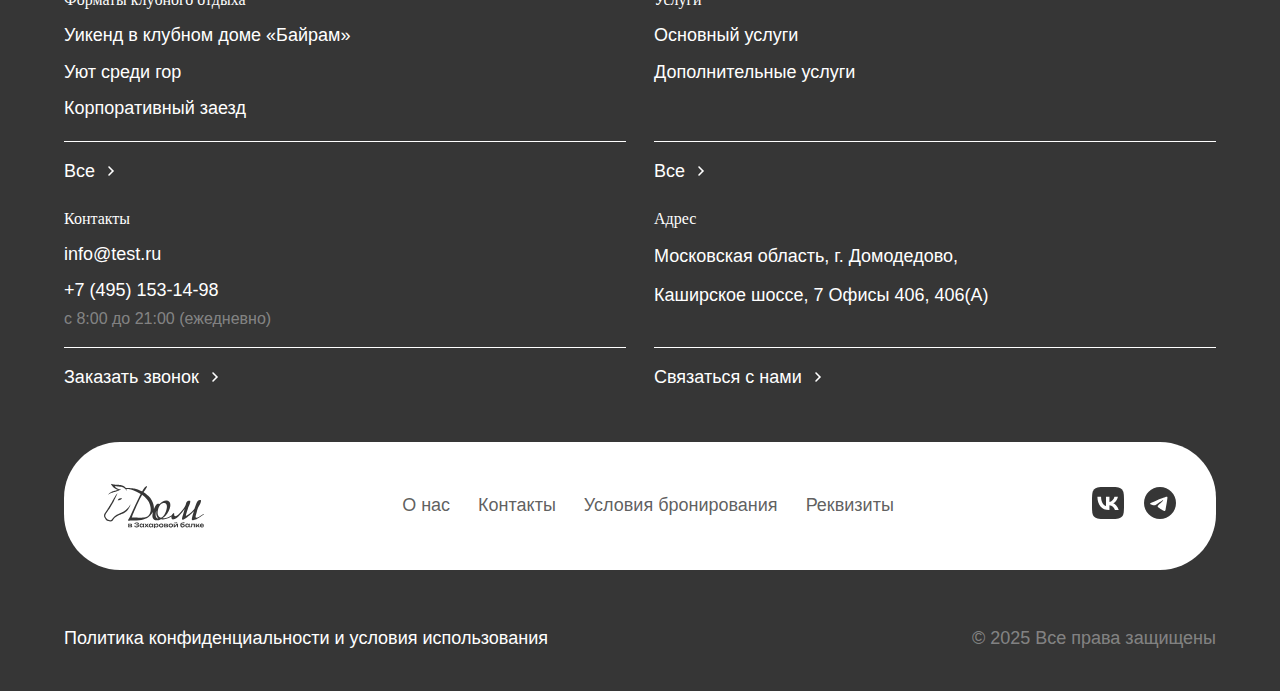
<file: contacts.html>
<!DOCTYPE html>
<html lang="ru">
<head>
  <meta charset="UTF-8">
  <meta http-equiv="X-UA-Compatible" content="IE=edge">
  <meta name="viewport"
        content="width=device-width, initial-scale=1.0, maximum-scale=1.0, user-scalable=no, shrink-to-fit=no">
  <meta name="format-detection" content="telephone=yes">
  <title></title>

  <link rel="stylesheet" type="text/css" href="assets/css/libs/swiper/swiper-bundle.min.css" />
  <link rel="stylesheet" type="text/css" href="assets/css/libs/graph-modal/graph-modal.min.css" />
  <link rel="stylesheet" type="text/css" href="assets/css/libs/fancybox/fancybox.css" />

  <link rel="stylesheet" href="assets/css/base.css">
  <link rel="stylesheet" href="assets/css/components.css">
  <link rel="stylesheet" href="assets/css/style.css">
</head>
<body>

<header class="header space-xxl">
  <div class="header__wrapper header__wrapper_inner" data-header="">
    <div class="container header__container">
      <a href="index.html" class="header__logo-wrap">
        <img src="assets/img/logo-old.svg" alt="logo">
      </a>

      <ul class="header__nav" data-da=".js-insert-nav,1719">
        <li>
          <a href="#" class="color-white link-md-light link-decor">Форматы отдыха</a>
        </li>
        <li>
          <a href="services.html" class="color-white link-md-light link-decor">Услуги</a>
        </li>
        <li>
          <a href="about.html" class="color-white link-md-light link-decor" data-scrolling-to="true">О нас</a>
        </li>
        <li>
          <a class="color-white link-md-light link-decor" data-scrolling-to="true">Контакты</a>
        </li>
      </ul>

      <div class="header__contacts" data-da=".js-insert-contacts,1023">
        <a href="tel:+74951531498" class="text-md text-color-primary-inverse link-decor">+7(495) 153-14-98</a>
        <a href="mailto:info@t-d.ru" class="color-white link-md-medium dashed">Перезвоните мне</a>
      </div>

      <div class="side-menu" data-menu>
        <div class="side-menu__top space-xl">
          <button class="btn-reset" data-menu-close>
            <svg xmlns="http://www.w3.org/2000/svg" width="32" height="32" viewBox="0 0 32 32" fill="none">
              <path d="M23.5425 23.5424L8.45758 8.45746" stroke="#485542" stroke-width="1.2" stroke-linecap="round" />
              <path d="M23.5424 8.45746L8.45747 23.5424" stroke="#485542" stroke-width="1.2" stroke-linecap="round" />
            </svg>
          </button>
        </div>
        <div class="space-xxl js-insert-nav"></div>
        <div class="side-menu__group">
          <div class="js-insert-contacts"></div>
        </div>
      </div>
    </div>
    <button class="btn-reset header__burger" data-menu-button="">
      <svg xmlns="http://www.w3.org/2000/svg" width="24" height="24" viewBox="0 0 24 24" fill="none">
        <path d="M18 16C18.5522 16.0001 19 16.4478 19 17C19 17.5523 18.5522 18 18 18H6C5.44773 18 5.00002 17.5523 5 17C5 16.4478 5.44772 16 6 16H18ZM18 11C18.5522 11.0001 19 11.4478 19 12C19 12.5523 18.5522 13 18 13H6C5.44773 13 5.00002 12.5523 5 12C5 11.4478 5.44772 11 6 11H18ZM18 6.00005C18.5522 6.00009 19 6.44779 19 7.00005C19 7.55228 18.5522 8 18 8.00005H6C5.44773 8.00005 5.00002 7.55231 5 7.00005C5 6.44776 5.44772 6.00005 6 6.00005H18Z"
              fill="white" />
      </svg>
    </button>
  </div>
</header>
<main class="page-wrapper">
  <div class="container space-md">
    <ul class="breadcrumbs">
      <li class="breadcrumbs__item">
        <a href="index.html" class="breadcrumbs__link caption-md">Главная</a>
      </li>
      <li class="breadcrumbs__item breadcrumbs__item_active">
        <a class="breadcrumbs__link caption-md">Контакты</a>
      </li>
    </ul>
  </div>

  <section class="contacts space-xxxl">
    <div class="container">
      <h1 class="heading-md space-xl">Контакты</h1>

     <div class="contacts__flex space-xxl">
       <div class="contacts__map">
         <script type="text/javascript" charset="utf-8" async src="https://api-maps.yandex.ru/services/constructor/1.0/js/?um=constructor%3A25085185ab3ad6d1e90d888b6ffc819190ef7b650e3d4d2844bbb56388c5b146&amp;width=100%25&amp;height=720&amp;lang=ru_RU&amp;scroll=true"></script>
       </div>

       <div class="contacts__detail">
         <div class="contacts__group">
           <p class="subtitle-lg-accent color-accent">Адрес:</p>
           <p class="text-sm-regular text-color-secondary">Захарова Балка, 1, село Даусуз, Зеленчукский район, Карачаево-Черкесская Республика</p>
         </div>

         <div class="contacts__group">
           <p class="subtitle-lg-accent color-accent">Телефон:</p>
           <a href="tel:" class="text-sm-regular text-color-secondary">+7 (900) 000-00-00</a>
           <div class="contacts__buttons">
             <a href="" class="button-bordered button-bordered_xs buttons-sm-medium">Telegram</a>
             <a href="" class="button-bordered button-bordered_xs buttons-sm-medium">Whatsapp</a>
           </div>
         </div>

         <div class="contacts__group">
           <p class="subtitle-lg-accent color-accent">E-mail:</p>
           <p class="text-sm-regular text-color-secondary">zaharova_balka@2025.gmail.com</p>
         </div>

         <div class="contacts__group">
           <p class="subtitle-lg-accent color-accent">Часы работы:</p>
           <p class="text-sm-regular text-color-secondary">пн-вс с 10:00 - 21:00</p>
         </div>
       </div>
     </div>
      <div class="contacts__bottom-row">
        <div class="contacts__group">
          <p class="subtitle-lg-accent color-accent">Маршрут на машине:</p>
          <div class="contacts__buttons">
            <a href="" class="button-bordered button-bordered_xs buttons-sm-medium">
              От аэропорта
              <svg xmlns="http://www.w3.org/2000/svg" width="12" height="12" viewBox="0 0 12 12" fill="none">
                <path d="M11.467 0.533325V6.66711C11.4668 7.10874 11.1079 7.46692 10.6662 7.46692C10.2248 7.46669 9.86668 7.10859 9.86644 6.66711V3.26477L1.89867 11.2325C1.58633 11.5445 1.08014 11.5445 0.767807 11.2325C0.455542 10.9201 0.455439 10.4131 0.767807 10.1007L8.7346 2.13391H5.33324C4.89171 2.13386 4.53385 1.77555 4.53343 1.33411C4.53343 0.892313 4.89146 0.533381 5.33324 0.533325H11.467Z" fill="#363636"/>
              </svg>
            </a>
            <a href="" class="button-bordered button-bordered_xs buttons-sm-medium">
              От ЖД
              <svg xmlns="http://www.w3.org/2000/svg" width="12" height="12" viewBox="0 0 12 12" fill="none">
                <path d="M11.467 0.533325V6.66711C11.4668 7.10874 11.1079 7.46692 10.6662 7.46692C10.2248 7.46669 9.86668 7.10859 9.86644 6.66711V3.26477L1.89867 11.2325C1.58633 11.5445 1.08014 11.5445 0.767807 11.2325C0.455542 10.9201 0.455439 10.4131 0.767807 10.1007L8.7346 2.13391H5.33324C4.89171 2.13386 4.53385 1.77555 4.53343 1.33411C4.53343 0.892313 4.89146 0.533381 5.33324 0.533325H11.467Z" fill="#363636"/>
              </svg>
            </a>
          </div>
        </div>
        <div class="contacts__group">
          <p class="subtitle-lg-accent color-accent">Маршрут на общественном транспорте:</p>
          <div class="contacts__buttons">
            <a href="" class="button-bordered button-bordered_xs buttons-sm-medium">
              От аэропорта
              <svg xmlns="http://www.w3.org/2000/svg" width="12" height="12" viewBox="0 0 12 12" fill="none">
                <path d="M11.467 0.533325V6.66711C11.4668 7.10874 11.1079 7.46692 10.6662 7.46692C10.2248 7.46669 9.86668 7.10859 9.86644 6.66711V3.26477L1.89867 11.2325C1.58633 11.5445 1.08014 11.5445 0.767807 11.2325C0.455542 10.9201 0.455439 10.4131 0.767807 10.1007L8.7346 2.13391H5.33324C4.89171 2.13386 4.53385 1.77555 4.53343 1.33411C4.53343 0.892313 4.89146 0.533381 5.33324 0.533325H11.467Z" fill="#363636"/>
              </svg>
            </a>
            <a href="" class="button-bordered button-bordered_xs buttons-sm-medium">
              От ЖД
              <svg xmlns="http://www.w3.org/2000/svg" width="12" height="12" viewBox="0 0 12 12" fill="none">
                <path d="M11.467 0.533325V6.66711C11.4668 7.10874 11.1079 7.46692 10.6662 7.46692C10.2248 7.46669 9.86668 7.10859 9.86644 6.66711V3.26477L1.89867 11.2325C1.58633 11.5445 1.08014 11.5445 0.767807 11.2325C0.455542 10.9201 0.455439 10.4131 0.767807 10.1007L8.7346 2.13391H5.33324C4.89171 2.13386 4.53385 1.77555 4.53343 1.33411C4.53343 0.892313 4.89146 0.533381 5.33324 0.533325H11.467Z" fill="#363636"/>
              </svg>
            </a>
          </div>
        </div>
      </div>
    </div>
  </section>
  <section class="faq space-xxxl" >
    <div class="container">
      <h3 class="heading-md space-xl">FAQ</h3>
      <div class="accordion" id="accordion-1" data-faq-accordion>
        <div class="accordion__item accordion__item_show">
          <div class="accordion__header subtitle-lg-accent">
            Как добраться на машине?
          </div>
          <div class="accordion__body">
            <div class="accordion__content">
              <p class="text-color-secondary">
                Проложите маршрут в навигаторе: точка назначения «Захарова Балка, 1, село Даусуз, Зеленчукский район, Карачаево-Черкесская Республика» или воспользуйтесь готовым маршрутом в Яндекс.Картах. Среднее время в пути — от 60 минут, в зависимости от трафика. Возможен объезд по платной трассе.
              </p>
            </div>
          </div>
        </div>
        <div class="accordion__item">
          <div class="accordion__header subtitle-lg-accent">
            Как добраться на общественном транспорте?
          </div>
          <div class="accordion__body">
            <div class="accordion__content">
              <p class="text-color-secondary">
                В клубном доме «Байрам» вы проведёте несколько дней в собственном ритме. Днём — пешие и конные прогулки по горам, вечером — домашние ужины и душевные посиделки у камина. Формат на 4 дня позволяет никуда не спешить и почувствовать атмосферу дома по‑настоящему
              </p>
            </div>
          </div>
        </div>
        <div class="accordion__item ">
          <div class="accordion__header subtitle-lg-accent">
            Есть ли трансфер?
          </div>
          <div class="accordion__body">
            <div class="accordion__content">
              <p class="text-color-secondary">
                В клубном доме «Байрам» вы проведёте несколько дней в собственном ритме. Днём — пешие и конные прогулки по горам, вечером — домашние ужины и душевные посиделки у камина. Формат на 4 дня позволяет никуда не спешить и почувствовать атмосферу дома по‑настоящему
              </p>
            </div>
          </div>
        </div>
      </div>
    </div>
  </section>
</main>
<footer class="footer">
  <div class="container footer__container">
    <div class="footer__grid color-white">
      <div class="footer__grid-group">
        <div class="footer__grid-item">
          <p class="space-sm">Форматы клубного отдыха</p>
          <ul class="list-reset footer__grid-links">
            <li>
              <a href="" class="color-white link-md-light">Уикенд в клубном доме «Байрам»</a>
            </li>
            <li>
              <a href="" class="color-white link-md-light">Уют среди гор</a>
            </li>
            <li>
              <a href="" class="color-white link-md-light">Корпоративный заезд</a>
            </li>
          </ul>
        </div>
        <a href="" class="button-texted link-md-light color-white footer__grid-button">
          Все
          <svg xmlns="http://www.w3.org/2000/svg" width="16" height="16" viewBox="0 0 16 16" fill="none">
            <path d="M5.43469 3.43457C5.74711 3.12215 6.25313 3.12215 6.56555 3.43457L10.5656 7.43457L11.132 8L10.5656 8.56543L6.56555 12.5654C6.25317 12.8778 5.74711 12.8777 5.43469 12.5654C5.12229 12.253 5.12232 11.747 5.43469 11.4346L8.86926 8L5.43469 4.56543C5.12229 4.25303 5.12232 3.74699 5.43469 3.43457Z"
                  fill="white" />
          </svg>
        </a>
      </div>
      <div class="footer__grid-group">
        <div class="footer__grid-item">
          <p class="space-sm">Услуги</p>
          <ul class="list-reset footer__grid-links">
            <li>
              <a href="" class="color-white link-md-light">Основный услуги</a>
            </li>
            <li>
              <a href="" class="color-white link-md-light">Дополнительные услуги</a>
            </li>
          </ul>
        </div>
        <a href="" class="button-texted link-md-light color-white footer__grid-button">
          Все
          <svg xmlns="http://www.w3.org/2000/svg" width="16" height="16" viewBox="0 0 16 16" fill="none">
            <path d="M5.43469 3.43457C5.74711 3.12215 6.25313 3.12215 6.56555 3.43457L10.5656 7.43457L11.132 8L10.5656 8.56543L6.56555 12.5654C6.25317 12.8778 5.74711 12.8777 5.43469 12.5654C5.12229 12.253 5.12232 11.747 5.43469 11.4346L8.86926 8L5.43469 4.56543C5.12229 4.25303 5.12232 3.74699 5.43469 3.43457Z"
                  fill="white" />
          </svg>
        </a>
      </div>
      <div class="footer__grid-group">
        <div class="footer__grid-item">
          <p class="space-sm">Контакты</p>
          <ul class="list-reset footer__grid-links space-xxs">
            <li>
              <a href="mailto:info@test.ru" class="color-white link-md-light">info@test.ru</a>
            </li>
            <li>
              <a href="tel:" class="color-white link-md-light">+7 (495) 153-14-98</a>
            </li>
          </ul>
          <p class="caption-sm text-color-secondary-opacity">с 8:00 до 21:00 (ежедневно)</p>
        </div>
        <a href="" class="button-texted link-md-light color-white footer__grid-button">
          Заказать звонок
          <svg xmlns="http://www.w3.org/2000/svg" width="16" height="16" viewBox="0 0 16 16" fill="none">
            <path d="M5.43469 3.43457C5.74711 3.12215 6.25313 3.12215 6.56555 3.43457L10.5656 7.43457L11.132 8L10.5656 8.56543L6.56555 12.5654C6.25317 12.8778 5.74711 12.8777 5.43469 12.5654C5.12229 12.253 5.12232 11.747 5.43469 11.4346L8.86926 8L5.43469 4.56543C5.12229 4.25303 5.12232 3.74699 5.43469 3.43457Z"
                  fill="white" />
          </svg>
        </a>
      </div>
      <div class="footer__grid-group">
        <div class="footer__grid-item">
          <p class="space-sm">Адрес</p>
          <ul class="list-reset footer__grid-links">
            <li class="text-md-regular">
              Московская область, г. Домодедово,
            </li>
            <li class="text-md-regular">
              Каширское шоссе, 7 Офисы 406, 406(A)
            </li>
          </ul>
        </div>
        <a href="" class="button-texted link-md-light color-white footer__grid-button">
          Связаться с нами
          <svg xmlns="http://www.w3.org/2000/svg" width="16" height="16" viewBox="0 0 16 16" fill="none">
            <path d="M5.43469 3.43457C5.74711 3.12215 6.25313 3.12215 6.56555 3.43457L10.5656 7.43457L11.132 8L10.5656 8.56543L6.56555 12.5654C6.25317 12.8778 5.74711 12.8777 5.43469 12.5654C5.12229 12.253 5.12232 11.747 5.43469 11.4346L8.86926 8L5.43469 4.56543C5.12229 4.25303 5.12232 3.74699 5.43469 3.43457Z"
                  fill="white" />
          </svg>
        </a>
      </div>
    </div>
    <div class="footer__line">
      <a href="/">
        <img src="assets/img/logo-dark.svg" alt="">
      </a>
      <ul class="list-reset footer__nav">
        <li>
          <a href="" class="footer__nav-link buttons-md-medium text-color-secondary">О нас</a>
        </li>
        <li>
          <a href="" class="footer__nav-link buttons-md-medium text-color-secondary">Контакты</a>
        </li>
        <li>
          <a href="" class="footer__nav-link buttons-md-medium text-color-secondary">Условия бронирования</a>
        </li>
        <li>
          <a href="" class="footer__nav-link buttons-md-medium text-color-secondary">Реквизиты</a>
        </li>
      </ul>

      <ul class="footer__social">
        <li class="">
          <a href="" class="footer__social-link">
            <svg xmlns="http://www.w3.org/2000/svg" width="32" height="32" viewBox="0 0 32 32" fill="none">
              <g clip-path="url(#clip0_303_2581)">
                <path d="M0 15.36C0 8.1192 0 4.49884 2.24942 2.24942C4.49884 0 8.1192 0 15.36 0H16.64C23.8808 0 27.5011 0 29.7506 2.24942C32 4.49884 32 8.1192 32 15.36V16.64C32 23.8808 32 27.5011 29.7506 29.7506C27.5011 32 23.8808 32 16.64 32H15.36C8.1192 32 4.49884 32 2.24942 29.7506C0 27.5011 0 23.8808 0 16.64V15.36Z"
                      fill="#363636" />
                <path d="M17.0267 23.0534C9.73341 23.0534 5.57348 18.0534 5.40015 9.7334H9.05348C9.17348 15.8401 11.8667 18.4267 14.0001 18.9601V9.7334H17.4402V15.0001C19.5469 14.7734 21.7599 12.3734 22.5066 9.7334H25.9467C25.3733 12.9867 22.9733 15.3867 21.2667 16.3734C22.9733 17.1734 25.7068 19.2667 26.7468 23.0534H22.96C22.1467 20.5201 20.1202 18.5601 17.4402 18.2934V23.0534H17.0267Z"
                      fill="white" />
              </g>
              <defs>
                <clipPath id="clip0_303_2581">
                  <rect width="32" height="32" fill="white" />
                </clipPath>
              </defs>
            </svg>
          </a>
        </li>
        <li>
          <a href="" class="footer__social-link">
            <svg xmlns="http://www.w3.org/2000/svg" width="32" height="32" viewBox="0 0 32 32" fill="none">
              <g clip-path="url(#clip0_303_2584)">
                <path d="M16 32C24.8366 32 32 24.8366 32 16C32 7.16344 24.8366 0 16 0C7.16344 0 0 7.16344 0 16C0 24.8366 7.16344 32 16 32Z"
                      fill="#363636" />
                <path fill-rule="evenodd"
                      clip-rule="evenodd"
                      d="M7.24261 15.8309C11.9069 13.7988 15.0172 12.459 16.5734 11.8117C21.0168 9.96359 21.9401 9.64255 22.5419 9.63195C22.6743 9.62962 22.9702 9.66242 23.1619 9.81797C23.3238 9.94931 23.3683 10.1267 23.3896 10.2513C23.4109 10.3758 23.4375 10.6595 23.4164 10.8811C23.1756 13.4111 22.1337 19.5507 21.6036 22.3843C21.3794 23.5833 20.9377 23.9853 20.5102 24.0247C19.581 24.1102 18.8755 23.4106 17.9756 22.8207C16.5674 21.8976 15.7718 21.323 14.4049 20.4222C12.8252 19.3812 13.8493 18.8091 14.7495 17.874C14.9851 17.6293 19.079 13.9056 19.1582 13.5678C19.1681 13.5256 19.1773 13.3681 19.0838 13.285C18.9902 13.2018 18.8521 13.2302 18.7525 13.2529C18.6113 13.2849 16.3616 14.7718 12.0036 17.7136C11.3651 18.1521 10.7867 18.3657 10.2685 18.3545C9.69718 18.3422 8.59826 18.0315 7.78133 17.766C6.77933 17.4403 5.98296 17.2681 6.05231 16.7149C6.08842 16.4268 6.48519 16.1321 7.24261 15.8309Z"
                      fill="white" />
              </g>
              <defs>
                <clipPath id="clip0_303_2584">
                  <rect width="32" height="32" fill="white" />
                </clipPath>
              </defs>
            </svg>
          </a>
        </li>
      </ul>
    </div>
    <div class="footer__bottom">
      <a href="" class="color-white link-md-light">Политика конфиденциальности и условия использования</a>
      <span class="text-md-regular text-color-secondary-opacity">© 2025 Все права защищены</span>
    </div>
  </div>
</footer>
<script type="text/javascript" src="assets/js/libs/swiper/swiper-bundle.min.js"></script>
<script type="text/javascript" src="assets/js/libs/accordion/accordion.js"></script>
<script type="text/javascript" src="assets/js/libs/graph-modal/graph-modal.min.js"></script>
<script type="text/javascript" src="assets/js/libs/fancybox/fancybox.umd.js"></script>
<script type="text/javascript" src="assets/js/libs/validate/validate-js.min.js"></script>
<script type="text/javascript" src="assets/js/libs/dynamic-adaptive/dynamic-adaptive.min.js"></script>
<script type="text/javascript" src="assets/js/main.js"></script>
<script type="text/javascript" src="assets/js/tabs.js"></script>
</body>
</html>
</file>
<file: assets/css/style.css>
:root {
  --font-main: "Onest", sans-serif;
  --font-accent: "Cormorant", serif;

  /* Text-size styles */
  --heading-lg: 5.125rem;
  --heading-lg-accent: 6.375rem;
  --heading-sm-accent: 2rem;
  --heading-md: 3.375rem;
  --heading-md-accent: 4.5rem;
  --subtitle-xl: 2.75rem;
  --subtitle-xl-accent: 3.75rem;
  --subtitle-lg-accent: 2.5rem;
  --subtitle-md: 2rem;
  --link-md-light: 1.25rem;
  --link-md-medium: 1.25rem;
  --caption-md: 1rem;
  --caption-sm: 1rem;
  --text-lg-regular: 1.375rem;
  --text-lg-light: 1.25rem;
  --text-md-regular: 1.25rem;
  --text-sm-regular: 1.125rem;
  --buttons-lg-medium: 1.375rem;
  --buttons-md-medium: 1.25rem;
  --buttons-sm-medium: 1.125rem;;

  /*spaces */
  --space-md: 1.5rem;
  --space-xxl: 4rem;
  --space-sm: 1rem;
  --space-xs: 0.75rem;
  --space-lg: 2rem;
  --space-xl: 3rem;
  --space-xxs: 0.5rem;
  --space-xxxl: 8rem;
  --space-none: 0rem;
  --space-xxxs: 0.25rem;

  --margin-one-size: 6.25rem;

  /* colors */
  --black-main: #000000FF;
  --black-500: #000000CC;
  --black-400: #00000099;
  --black-300: #00000066;
  --black-200: #00000033;
  --black-100: #0000001A;
  --green-dark-main: #193E2CFF;
  --green-dark-500: #193E2CCC;
  --green-dark-400: #193E2C99;
  --green-dark-300: #193E2C66;
  --green-dark-200: #193E2C33;
  --green-dark-100: #193E2C1A;
  --green-dark-700: #193E2CFF;
  --green-dark-800: #193E2CFF;
  --grey-dark-main: #363636FF;
  --grey-dark-500: #363636CC;
  --grey-dark-400: #36363699;
  --grey-dark-300: #36363666;
  --grey-dark-200: #36363633;
  --grey-dark-100: #3636361A;
  --grey-light-800: #DCDCDCFF;
  --grey-light-700: #EDEDEDFF;
  --grey-light-main: #DCDCDCFF;
  --grey-light-500: #DCDCDCCC;
  --grey-light-400: #DCDCDC99;
  --grey-light-300: #DCDCDC66;
  --grey-light-200: #DCDCDC33;
  --grey-light-100: #DCDCDC1A;
  --red-main: #80011FFF;
  --red-500: #80011FCC;
  --red-400: #80011F99;
  --red-300: #80011F66;
  --red-200: #80011F33;
  --red-100: #80011F1A;
  --red-700: #80011FFF;
  --red-800: #80011FFF;
  --white-main: #FFFFFFFF;
  --white-500: #FFFFFFCC;
  --white-400: #FFFFFF99;
  --white-300: #FFFFFF66;
  --white-200: #FFFFFF33;
  --white-100: #FFFFFF1A;

  --buttons-inverse-on-color: var(--white-main);
  --buttons-primary: var(--red-main);
  --buttons-primary-hover: var(--red-700);
  --buttons-primary-pressed: var(--red-800);
  --buttons-disabled: var(--grey-dark-300);
  --buttons-secondary: var(--grey-dark-main);
  --buttons-secondary-hover: var(--green-dark-700);
  --buttons-secondary-pressed: #193E2C;

  --bg-primary: var(--white-main);
  --bg-neutral: var(--grey-light-200);
  --bg-tertiary: var(--grey-dark-main);
  --bg-acient-40: var(--black-400);
  --bg-acient-20: var(--black-200);
  --bg-primary-40: var(--white-400);
  --bg-secondary: var(--grey-light-700);

  --icons-inverse-on-color: var(--white-main);
  --icons-accent: var(--red-main);
  --icons-on-accent: var(--grey-dark-main);
  --icons-disabled: var(--white-400);
  --icons-secondary: var(--grey-light-main);

  --text-inverse-on-color: var(--white-main);
  --text-accent: var(--red-main);
  --text-main: var(--grey-dark-main);
  --text-disabled: var(--white-400);
  --text-secondary: var(--grey-dark-500);
  --text-secondary-on-color: var(--white-300);

  /* radius */
  --corner-radius-none: 0rem;
  --corner-radius-circle: 624999989248rem;
  --corner-radius-xxl: 4rem;
  --corner-radius-xl: 3rem;
  --corner-radius-xs: 0.75rem;
  --corner-radius-lg: 2rem;
  --corner-radius-md: 1.5rem;

  --transition: all 0.3s ease-in;

  --lt-heading: -0.1025rem;

  --lh-heading-md-accent: 100%;
}

/* экран до 1760px */
@media (max-width: 1760px) {
  :root {
    /* Text-size styles */
    --heading-lg: 4rem;
    --heading-lg-accent: 5.125rem;
    --heading-md-accent: 3.4375rem;
    --heading-sm-accent: 1.5rem;
    --heading-md: 2.5rem;
    --subtitle-xl: 2rem;
    --subtitle-xl-accent: 2.625rem;
    --subtitle-lg-accent: 2rem;
    --subtitle-md: 1.75rem;
    --link-md-light: 1.125rem;
    --link-md-medium: 1.25rem;
    --caption-md: ;
    --caption-sm: 1rem;
    --text-lg-regular: 1.25rem;
    --text-md-regular: 1.125rem;
    --text-sm-regular: 1rem;
    --buttons-lg-medium: 1.25rem;
    --buttons-md-medium: 1.125rem;
    --buttons-sm-medium: ;

    --space-md: 1.25rem;
    --space-xxl: 3.5rem;
    --space-sm: 0.875rem;
    --space-xs: 0.625rem;
    --space-lg: 1.75rem;
    --space-xl: 2.5rem;
    --space-xxs: 0.5rem;
    --space-xxxl: 5.75rem;
    --space-xxxs: 0.25rem;
    --space-xxxl-2: 4rem;

    --margin-one-size: 4rem;

    --corner-radius-circle: 624999989248rem;
    --corner-radius-xxl: 3.5rem;
    --corner-radius-xl: 2.5rem;
    --corner-radius-xs: 0.5rem;
    --corner-radius-lg: 1.75rem;
    --corner-radius-md: 1rem;

    --lt-heading: -0.055rem;
    --lh-heading-md-accent: 75%;
  }
}

/* экран до 1024px */
@media (max-width: 1023px) {
  :root {
    --heading-lg: 2.75rem;
    --heading-lg-accent: 3.5rem;
    --heading-md-accent: 2.75rem;
    --heading-sm-accent: 1.5rem;
    --heading-md: 2rem;
    --subtitle-xl: 1.5rem;
    --subtitle-xl-accent: 2rem;
    --subtitle-lg-accent: 1.75rem;
    --subtitle-md: 1.25rem;
    --link-md-light: 1rem;
    --link-md-medium: 1.25rem;
    --caption-md: ;
    --caption-sm: 0.875rem;
    --text-lg-regular: 1.125rem;
    --text-md-regular: 1rem;
    --text-sm-regular: 0.875rem;
    --buttons-lg-medium: 1.125rem;
    --buttons-md-medium: 1rem;
    --buttons-sm-medium: ;

    --space-md: 1rem;
    --space-xxl: 3rem;
    --space-sm: 0.75rem;
    --space-xs: 0.5rem;
    --space-lg: 1.5rem;
    --space-xl: 2rem;
    --space-xxs: 0.375rem;
    --space-xxxl: 5rem;
    --space-xxxs: 0.25rem;
    --space-xxxl-2: 2rem;

    --margin-one-size: 1rem;

    --corner-radius-circle: 624999989248rem;
    --corner-radius-xxl: 3rem;
    --corner-radius-xl: 2rem;
    --corner-radius-xs: 0.375rem;
    --corner-radius-lg: 1.5rem;
    --corner-radius-md: 0.75rem;

    --lt-heading: -0.08rem;
  }
}

/* common styles */
.container {
  max-width: calc(1720px + (var(--margin-one-size) * 2));
  margin: 0 auto;
  padding: 0 var(--margin-one-size);
}

@media (max-width: 1024px) {
  .container {
    /*max-width: calc(896px + (var(--margin-one-size) * 2));*/
  }
}

[href="tel"] {
  white-space: nowrap;
}

a {
  color: var(--buttons-inverse-on-color);
}

.d-none {
  display: none !important;
}

.d-flex {
  display: flex !important;
}

.tab-pane:not(.tab-pane-show) {
  display: none;
}

.no-scroll {
  overflow-y: hidden;
}

.m-auto {
  margin: 0 auto;
}

.text-center {
  text-align: center;
}

.link, .link svg path {
  transition: var(--transition);
}

.dashed {
  text-decoration: underline dashed white !important;
  text-underline-offset: 6px;
}

.nowrap {
  white-space: nowrap;
}

/* text styles */
.link-md-medium {
  font-family: var(--font-main), sans-serif;
  font-size: var(--link-md-medium);
  font-style: normal;
  font-weight: 500;
  line-height: 100%;
}

.link-md-light {
  font-family: var(--font-main), sans-serif;
  font-size: var(--link-md-light);
  font-style: normal;
  font-weight: 300;
  line-height: 100%;
}

.heading-lg {
  font-family: var(--font-main), sans-serif;
  font-size: var(--heading-lg);
  font-style: normal;
  font-weight: 300;
  line-height: 86%; /* 4.4075rem */
  letter-spacing: var(--lt-heading);
}

.heading-lg-accent {
  font-family: var(--font-accent), sans-serif;
  font-size: var(--heading-lg-accent);
  /*font-style: italic;*/
  font-weight: 500;
  line-height: 86%;
}

.heading-md {
  font-family: var(--font-main), sans-serif;
  font-size: var(--heading-md);
  font-style: normal;
  font-weight: 400;
  line-height: 100%;
}

.heading-md-accent {
  font-family: var(--font-accent), sans-serif;
  font-size: var(--heading-md-accent);
  /*font-style: italic;*/
  font-weight: 500;
  line-height: var(--lh-heading-md-accent);
  font-feature-settings: 'case' on, 'dlig' on, 'ss10' on;
}

.heading-sm-accent {
  font-family: var(--font-accent), sans-serif;
  font-size: var(--heading-sm-accent);
  /* font-style: italic;*/
  font-weight: 500;
  line-height: 100%; /* 2rem */
  letter-spacing: -0.04rem;
}

.subtitle-md {
  font-family: var(--font-main), sans-serif;
  font-size: var(--subtitle-md);
  font-style: normal;
  font-weight: 300;
  line-height: 110%;
}

.subtitle-lg-accent {
  font-family: var(--font-accent), sans-serif;
  font-size: var(--subtitle-lg-accent);
  /*font-style: italic;*/
  font-weight: 500;
  line-height: 100%;
  font-feature-settings: 'case' on, 'dlig' on, 'ss10' on;
}

.subtitle-xl {
  font-family: var(--font-main), sans-serif;
  font-size: var(--subtitle-xl);
  font-style: normal;
  font-weight: 400;
  line-height: 130%;
}

.subtitle-xl-accent-figure {
  font-family: var(--font-accent), sans-serif;
  font-size: var(--subtitle-xl-accent);
  /*font-style: italic;*/
  font-weight: 500;
  line-height: 80%;
  font-feature-settings: 'dlig' on;
}

.subtitle-xl-accent {
  font-family: var(--font-accent), sans-serif;
  font-size: var(--subtitle-xl-accent);
  /*font-style: italic;*/
  font-weight: 500;
  line-height: 80%;
  font-feature-settings: 'case' on, 'dlig' on, 'ss10' on;
}

.buttons-md-medium {
  font-family: var(--font-main), sans-serif;
  font-size: var(--buttons-md-medium);
  font-style: normal;
  font-weight: 500;
  line-height: 120%;
}

.buttons-lg-medium {
  font-family: var(--font-main), sans-serif;
  font-size: var(--buttons-lg-medium);
  font-style: normal;
  font-weight: 500;
  line-height: 120%;
}

.buttons-sm-medium {
  font-family: var(--font-main), sans-serif;
  font-size: var(--buttons-sm-medium);
  font-style: normal;
  font-weight: 500;
  line-height: 120%;
}

.text-lg-regular {
  font-family: var(--font-main), sans-serif;
  font-size: var(--text-lg-regular);
  font-style: normal;
  font-weight: 400;
  line-height: 140%;
}

.text-lg-light {
  font-family: var(--font-main), sans-serif;
  font-size: var(--text-lg-light);
  font-style: normal;
  font-weight: 300;
  line-height: 120%;
}

.text-md-regular {
  font-family: var(--font-main), sans-serif;
  font-size: var(--text-md-regular);
  font-style: normal;
  font-weight: 400;
  line-height: 140%;
}

.text-md-regular-bold {
  font-weight: 700;
}

.text-sm-regular {
  font-family: var(--font-main), sans-serif;
  font-size: var(--text-sm-regular);
  font-style: normal;
  font-weight: 400;
  line-height: 130%;
}

.caption-sm {
  font-family: var(--font-main), sans-serif;
  font-size: var(--caption-sm);
  font-style: normal;
  font-weight: 400;
  line-height: 100%;
}

.caption-md {
  font-family: var(--font-main), sans-serif;
  font-size: var(--caption-md);
  font-style: normal;
  font-weight: 400;
  line-height: 100%;
}

/* spaces */

.space-xxs {
  margin-bottom: var(--space-xxs);
}

.space-xs {
  margin-bottom: var(--space-xs);
}

.space-sm {
  margin-bottom: var(--space-sm);
}

.space-md {
  margin-bottom: var(--space-md);
}

.space-lg {
  margin-bottom: var(--space-lg);
}

.space-xl {
  margin-bottom: var(--space-xl);
}

.space-xxl {
  margin-bottom: var(--space-xxl);
}

.space-xxxl {
  margin-bottom: var(--space-xxxl);
}

.w-100 {
  width: 100% !important;
}

.align-self-end {
  align-self: flex-end;
}

.align-self-start {
  align-self: flex-start;
}

.swiper-nav__lock {
  display: none !important;
}

/* colors */

.color-white {
  color: var(--buttons-inverse-on-color, #FFF);
}

.color-accent {
  color: var(--text-accent, #80011F);
}

.text-color-main {
  color: var(--text-main);
}

.text-color-secondary {
  color: var(--text-secondary)
}

.text-color-secondary-opacity {
  color: rgba(255, 255, 255, 0.40);
}

.link-decor {
  position: relative;
}

.link-decor::after {
  display: block;
  position: absolute;
  left: 0;
  width: 0;
  height: 1px;
  background-color: var(--white-main);
  content: "";
  transition: width 0.3s ease-out;
}

.link-decor_dark::after {
  background-color: var(--white-main);
}

@media (hover: hover), (-ms-high-contrast: none) {
  .link-decor:hover:after {
    width: 100%;
  }
}

.section-intro {
  display: flex;
  flex-direction: column;
  gap: var(--space-md);
  max-width: 61.8rem;
}

.page-wrapper:not(.page-wrapper_mod) {
  padding-top: var(--space-xl);
}

/* header */
.header {
  position: relative;
}

.header__burger {
  display: none;
}

.header__wrapper {
  display: flex;
  position: fixed;
  top: 0;
  width: 100%;
  z-index: 10;
  height: 4rem;
}

.header__wrapper_inner {
  border-radius: 0 0 var(--corner-radius-md, 1.5rem) var(--corner-radius-md, 1.5rem);
  background: var(--buttons-secondary, #363636);
}

.header__wrapper.fixed {
  border-radius: 0 0 0 var(--corner-radius-md, 1rem);
  background: var(--bg-acient-20, rgba(0, 0, 0, 0.20));
  backdrop-filter: blur(5px);
}

.header__wrapper_inner.fixed {
  background: var(--buttons-secondary, #363636);
}

.header__container {
  display: flex;
  align-items: center;
  justify-content: space-between;
  gap: var(--space-lg);
  height: 100%;
  width: 100%;
  max-width: calc(1720px + (var(--margin-one-size) * 2));
  margin: 0 auto;
  padding: 0 var(--margin-one-size);
}

.header__logo-wrap {
  width: 23.5rem;
}

.header__nav {
  display: flex;
  align-items: center;
  gap: var(--space-lg);
}

.header__contacts {
  display: flex;
  align-items: center;
  gap: var(--space-lg);
}

.header__video-wrap {
  height: 53.75rem;
  position: relative;
  touch-action: pan-y;
  background: linear-gradient(0deg, var(--bg-acient-20, rgba(0, 0, 0, 0.20)) 0%, var(--bg-acient-20, rgba(0, 0, 0, 0.20)) 100%);
}

.header__video {
  position: absolute;
  right: 0;
  bottom: 0;
  min-width: 100%;
  min-height: 100%;
  width: auto;
  height: auto;
  z-index: -1;
}

.header__bg {
  position: absolute;
  right: 0;
  bottom: 0;
  object-fit: cover;
  height: 100%;
  width: 100%;
  z-index: -1;
}

.header__info {
  max-width: 42.3rem;
  margin: 0 auto;
  display: flex;
  flex-direction: column;
  align-items: center;
  gap: var(--space-xxl);
  padding: 0 var(--space-md);
}

.header__video-wrap-text {
  display: flex;
  flex-direction: column;
  gap: var(--space-lg);
}

.heading-wrap {
  display: flex;
  flex-direction: column;
  gap: var(--space-sm);
}

.heading-wrap_header {
  align-items: center;
}

/* side menu */
.side-menu {
  display: flex;
  position: absolute;
  right: 0;
  top: -10px;
  width: 23.25rem;
  height: 33.875rem;
  padding: var(--space-lg) var(--space-xl) var(--space-xxl) var(--space-xl);
  flex-direction: column;
  border-radius: 0 0 0 var(--corner-radius-lg);
  background: var(--bg-primary);
  opacity: 0;
  -webkit-transform: translate(2000px);
  -ms-transform: translate(2000px);
  transform: translate(2000px);
  -webkit-transition: .3s;
  transition: .3s;
}

.side-menu.opened {
  padding: var(--space-md) var(--space-xl) var(--space-xxl) var(--space-xl);
  z-index: 3;
  opacity: 1;
  -webkit-transform: translate(0);
  -ms-transform: translate(0);
  transform: translate(0);
  -webkit-transition: .3s;
  transition: .3s;
}

@media (max-width: 1719px) {
  .header__wrapper {
    border-radius: 0 0 0 var(--corner-radius-md, 1rem);
    background: var(--bg-acient-20, rgba(0, 0, 0, 0.20));
    backdrop-filter: blur(5px);
  }

  .header__wrapper_inner {
    border-radius: 0 0 var(--corner-radius-md, 1rem) var(--corner-radius-md, 1rem);
    background: var(--buttons-secondary, #363636);
  }

  .header__logo-wrap {
    width: max-content;
  }

  .header__info {
    max-width: 32.75rem;
  }

  .header__burger {
    display: flex;
    align-items: center;
    justify-content: center;
    border-radius: 0 0 0 var(--corner-radius-md, 1rem);
    background: var(--buttons-primary, #80011F);
    width: 4rem;
    height: 4rem;
    cursor: pointer;
    transition: var(--transition);
  }

  .header__video-wrap {
    height: 50rem;
  }

  .side-menu__top {
    display: flex;
    justify-content: flex-end;
    align-items: center;
  }

  .header__nav {
    flex-direction: column;
    align-items: flex-end;
  }

  .header__nav li a {
    font-size: 1.8rem;
    font-style: normal;
    font-weight: 900;
    line-height: 110%;
    color: var(--text-main);
  }
}

@media (max-width: 1023px) {
  .header__contacts {
    flex-direction: column;
    align-items: flex-end;
  }

  .header__contacts a {
    color: var(--text-main);
  }
}

/* end header */

/* breadcrumbs */
.breadcrumbs {
  display: flex;
  align-items: center;
  gap: var(--space-xs);
  overflow-x: auto;
  white-space: nowrap;
}

.page-wrapper_mod .breadcrumbs {
  justify-content: center;
}

.breadcrumbs__link {
  color: var(--buttons-secondary);
}

.breadcrumbs__item {
  display: flex;
  align-items: center;
  gap: var(--space-xxxs);
}

.breadcrumbs__item:not(:first-child)::before {
  content: "";
  display: inline-block;
  width: 13px;
  height: 12px;
  background-image: url("data:image/svg+xml;charset=UTF-8,%3csvg xmlns='http://www.w3.org/2000/svg' width='7' height='10' viewBox='0 0 7 10' fill='none'%3e%3cpath d='M0.434662 0.434753C0.747081 0.122334 1.2531 0.122334 1.56552 0.434753L5.56552 4.43475L6.13193 5.00018L5.56552 5.56561L1.56552 9.56561C1.25314 9.87794 0.747077 9.87788 0.434662 9.56561C0.122257 9.25321 0.122287 8.74718 0.434662 8.43475L3.86923 5.00018L0.434662 1.56561C0.122257 1.25321 0.122287 0.747176 0.434662 0.434753Z' fill='%23363636'/%3e%3c/svg%3e");
  transition: var(--transition);
  background-repeat: no-repeat;
}

.breadcrumbs__item.breadcrumbs__item_active::before {
  background-image: url("data:image/svg+xml;charset=UTF-8,%3csvg xmlns='http://www.w3.org/2000/svg' width='7' height='10' viewBox='0 0 7 10' fill='none'%3e%3cpath d='M0.434662 0.434753C0.747081 0.122334 1.2531 0.122334 1.56552 0.434753L5.56552 4.43475L6.13193 5.00018L5.56552 5.56561L1.56552 9.56561C1.25314 9.87794 0.747077 9.87788 0.434662 9.56561C0.122257 9.25321 0.122287 8.74718 0.434662 8.43475L3.86923 5.00018L0.434662 1.56561C0.122257 1.25321 0.122287 0.747176 0.434662 0.434753Z' fill='%23363636'/%3e%3c/svg%3e");
}

.breadcrumbs__item_active .breadcrumbs__link {
  color: var(--text-accent);
}

/* intro */
.intro__text {
  max-width: 89.25rem;
  margin: var(--space-xxxl) auto;
}

@media (max-width: 1719px) {
  .intro__text {
    max-width: 56rem;
  }
}

/* end intro */

/* formats */
.formats__wrap {
  display: flex;
  flex-direction: column;
  gap: var(--space-xl);
}

.format {
  display: flex;
  gap: var(--space-lg);
  align-items: center;
  padding: var(--space-xl) 0;
  border-top: 1px solid var(--icons-secondary, #DCDCDC);
  border-bottom: 1px solid var(--icons-secondary, #DCDCDC);
}

.format-slider {
  position: relative;
  border-radius: var(--corner-radius-xxl, 4rem);
  overflow: hidden;
  width: 43.625rem;
  height: 43.625rem;
  margin: 0;
  flex-shrink: 0;
}

/*.format-slider .swiper-slide {
  height: 43.625rem;
}*/

.format-slider img {
  display: block;
  width: 100%;
  height: 100%;
  border-radius: var(--corner-radius-xxl, 4rem);
  object-fit: cover;
}

.format-slider__nav {
  position: absolute;
  bottom: 1.8rem;
  right: 1.8rem;
  z-index: 1;
}

.format__details {
  display: flex;
  flex-direction: column;
  justify-content: space-between;
  gap: var(--space-xxl);
  padding: var(--space-lg) 0;
}

.format__description {
  display: -webkit-box;
  -webkit-line-clamp: 3; /* максимум строк */
  -webkit-box-orient: vertical;
  overflow: hidden;
  text-overflow: ellipsis;
}

.format__details-row {
  display: flex;
  justify-content: space-between;
  align-items: center;
  gap: var(--space-md);
}

.format__details-bottom {
  display: flex;
  flex-direction: column;
  gap: var(--space-xl);
}

.format__details-row {
  display: flex;
  justify-content: space-between;
}

.format__buttons-wrap {
  display: flex;
  align-items: center;
  gap: var(--space-md);
}

.format__price-info {
  display: flex;
  gap: var(--space-sm);
  align-items: center;
  font-feature-settings: "case" 1, "cpsp" 1;
  font-variant-caps: normal;
}

@media (max-width: 1540px) {
  .format__details-row {
    flex-direction: column;
    align-items: flex-start;
  }

  .format__buttons-wrap {
    order: 1;
  }

  .format-slider {
    width: 27.125rem;
    height: 27.125rem;
    flex-shrink: 0;
    aspect-ratio: 1/1;
  }
}

@media (max-width: 1023px) {
  .format-slider {
    width: 100%;
    height: 20.5rem;
  }

  .format {
    flex-direction: column;
  }
}

/* end formats */

.tours__wrap {
  display: grid;
  grid-template-columns: repeat(2, 1fr);
  gap: var(--space-lg);
}

.tour {
  position: relative;
  overflow: hidden;
  display: flex;
  flex-direction: column;
  justify-content: space-between;
  height: 62.5rem;
  border-radius: var(--corner-radius-xxl, 4rem);
  background: linear-gradient(180deg, rgba(102, 102, 102, 0.40) 26.48%, rgba(0, 0, 0, 0.40) 60.78%);
}

.tour__bg {
  height: 100%;
  width: 100%;
  background-size: cover;
  transition: var(--transition);
  background-position: center;
  background-repeat: no-repeat;
  z-index: -1;
}

.tour__bg_arenda {
  background-image: url(../img/tour-1.jpg);
}

.tour__bg_unic {
  background-image: url(../img/tour-2.jpg);
}

.tour__bg_1 {
  background-image: url(../img/services/additional/1.jpg);
}

.tour__bg-main_1 {
  background-image: url(../img/services/main/1.jpg);
}

.tour__bg_2 {
  background-image: url(../img/services/additional/2.jpg);
}

.tour__bg-main_2 {
  background-image: url(../img/services/main/2.jpg);
}

.tour__bg_3 {
  background-image: url(../img/services/additional/3.jpg);
}

.tour__bg-main_3 {
  background-image: url(../img/services/main/3.jpg);
}

.tour__bg_4 {
  background-image: url(../img/services/additional/4.jpg);
}

.tour__bg-main_4 {
  background-image: url(../img/services/main/4.jpg);
}

.tour__bg_5 {
  background-image: url(../img/services/additional/5.jpg);
}

.tour__bg-main_5 {
  background-image: url(../img/services/main/5.jpg);
}

@media (hover: hover), (-ms-high-contrast: none) {
  .tour:hover .tour__bg {
    transform: scale(1.1);
    transition: var(--transition);
  }
}

.tour__top {
  position: absolute;
  display: flex;
  flex-direction: column;
  gap: var(--space-lg);
  padding: var(--space-xxl);
}

.tour__bottom {
  position: absolute;
  bottom: 0;
  display: flex;
  flex-direction: column;
  gap: var(--space-xl);
  padding: var(--space-xxl);
}

.tour__text {
  display: -webkit-box;
  -webkit-line-clamp: 3; /* количество строк */
  -webkit-box-orient: vertical;
  overflow: hidden;
  text-overflow: ellipsis;
}

@media (max-width: 1320px) {
  .tour {
    height: 48.5rem;
  }
}

@media (max-width: 1024px) {
  .tour {
    height: 40rem;
  }

  .tours__wrap {
    grid-template-columns: repeat(1, 1fr);
  }
}

/* end tour */

/* features */
.features__wrap {
  display: grid;
  grid-template-columns: repeat(2, 48%);
  justify-content: space-between;
  align-items: center;
  gap: var(--space-lg);
}

.features__content {
  display: flex;
  flex-direction: column;
  gap: var(--space-xxl);
  padding: var(--space-lg) 0;
  max-width: 43.625rem;
}

.features__banner {
  position: absolute;
  top: 100px;
  right: 0;
  display: flex;
  align-items: center;
  justify-content: center;
  padding: var(--space-xxl, 4rem);
  min-width: 29.75rem;
  border-radius: var(--corner-radius-xxl, 4rem);
  background: var(--bg-tertiary, #363636);
}

.features__banner-text {
  display: flex;
  align-items: center;
  gap: var(--space-md);
}

.features__pic {
  position: relative;
}

.features__pic img {
  width: 43.625rem;
  height: 53.875rem;
  object-fit: cover;
  border-radius: var(--corner-radius-xxl, 4rem);
}

.features__grid {
  display: grid;
  grid-template-columns: repeat(2, 1fr);
  gap: var(--space-xxl);
}

.features__grid-item {
  position: relative;
  padding-bottom: var(--space-xl);
  /* border-bottom: 1px solid var(--icons-secondary);
   border-right: 1px solid var(--icons-secondary);*/
}

.features__grid-item::after {
  content: "";
  position: absolute;
  top: 0; /* линия не до конца — отступ сверху */
  bottom: 15%; /* линия не до конца — отступ снизу */
  right: 0;
  width: 1px;
  background-color: var(--icons-secondary);
}

.features__grid-item::before {
  content: "";
  position: absolute;
  left: 0; /* линия не до конца — отступ слева */
  right: 20%; /* линия не до конца — отступ справа */
  bottom: 0;
  height: 1px;
  background-color: var(--icons-secondary);
}

/* Убираем линии у крайних элементов */
.features__grid-item:nth-child(2n)::after {
  display: none; /* правая линия у крайних правых */
}

.features__grid-item:nth-last-child(-n+2)::before {
  display: none; /* нижняя линия у последних в ряду */
}

.features__group {
  display: flex;
  flex-direction: column;
  gap: var(--space-md);
  width: 16.25rem;
}

.features__figure {
  display: flex;
  gap: var(--space-xxs);
  align-items: baseline;
}

@media (max-width: 1719px) {
  .features__banner {
    min-width: 24rem;
    top: 60px;
    right: -31px;
  }

  .features__group {
    width: 11.5rem;
  }

  .features__grid-item::before {
    right: 26%;
  }
}

@media (max-width: 1023px) {
  .features__wrap {
    grid-template-columns: repeat(1, 1fr);
  }

  .features__content {
    max-width: 100%;
  }

  .features__group {
    width: 8.75rem;
  }

  .features__pic img {
    width: 100%;
    height: 25.30794rem;
  }

  .features__banner {
    min-width: 90%;
    left: 50%;
    transform: translateX(-50%);
    top: 0;
  }

}

/* end features */

/* partners */

.partners {
  padding: var(--space-xxxl) 0;
  background: var(--bg-neutral, rgba(220, 220, 220, 0.20));
}

.partners__wrap {
  display: flex;
  flex-direction: column;
  gap: var(--space-xl);
}

.partners__logo {
  display: flex;
  gap: var(--space-lg);
  justify-content: space-between;
  align-items: center;
  flex-wrap: wrap;
}

@media (max-width: 1400px) {
  .partners__logo img {
    width: 100px;
    height: 25px;
  }
}

@media (max-width: 1023px) {
  .partners__logo {
    display: grid;
    grid-template-columns: repeat(2, 1fr);
  }
}

/* end partners */

/* faq */
.accordion__item:not(.accordion__item_show) .accordion__body {
  display: none;
}

.accordion__item {
  padding: var(--space-lg) 0;
  border-bottom: 1px solid var(--icons-secondary, #DCDCDC);
}

.accordion__header {
  position: relative;
  display: flex;
  justify-content: space-between;
  align-items: center;
  cursor: pointer;
  transition: color .6s ease-in;
}

.accordion__header::after {
  flex-shrink: 0;
  background-repeat: no-repeat;
  background-size: 3rem;
  content: "";
  transition: transform 0.2s ease-out;
  margin-left: auto;
  width: 3rem;
  height: 3rem;
  background-image: url("data:image/svg+xml,%3Csvg xmlns='http://www.w3.org/2000/svg' width='48' height='48' viewBox='0 0 48 48' fill='none'%3E%3Cpath d='M24 6.7998C24.6627 6.7998 25.2002 7.33726 25.2002 8V22.7998H40C40.6627 22.7998 41.2002 23.3373 41.2002 24C41.2002 24.6627 40.6627 25.2002 40 25.2002H25.2002V40C25.2002 40.6627 24.6627 41.2002 24 41.2002C23.3373 41.2002 22.7998 40.6627 22.7998 40V25.2002H8C7.33728 25.2002 6.79985 24.6627 6.7998 24C6.7998 23.3373 7.33726 22.7998 8 22.7998H22.7998V8C22.7998 7.33726 23.3373 6.7998 24 6.7998Z' fill='%23363636'/%3E%3C/svg%3E");
}

.accordion__item_show .accordion__header::after {
  background-image: url("data:image/svg+xml,%3Csvg xmlns='http://www.w3.org/2000/svg' width='48' height='49' viewBox='0 0 48 49' fill='none'%3E%3Cpath d='M40 23.2998C40.6627 23.2998 41.2002 23.8373 41.2002 24.5C41.2002 25.1627 40.6627 25.7002 40 25.7002H8C7.33728 25.7002 6.79985 25.1627 6.7998 24.5C6.7998 23.8373 7.33726 23.2998 8 23.2998H40Z' fill='%23363636'/%3E%3C/svg%3E");
}

.accordion__content {
  max-width: 80.125rem;
}

.faq .accordion__body {
  margin-top: var(--space-md);
}

@media (max-width: 1719px) {
  .accordion__header::after {
    background-size: 2rem;
    width: 2rem;
    height: 2rem;
  }
}

/* reviews */
.reviews__wrap {
  display: flex;
  flex-direction: column;
  gap: var(--space-xl);
}

.reviews__buttons {
  display: flex;
  justify-content: space-between;
  align-items: center;
}

.reviews-slider__grid {
  display: grid;
  grid-template-columns: repeat(12, minmax(0, 1fr));
  gap: var(--space-lg);
  align-items: start;
}

.reviews-slider__grid-item {
  position: relative;
  grid-column: span 4;
  border-radius: var(--corner-radius-lg);
  background-size: cover;
  padding: var(--space-md);
  overflow: hidden;
  background: var(--bg-neutral, rgba(220, 220, 220, 0.20));
  height: 32.75rem;
  display: flex;
  place-items: stretch;
  background-size: cover !important;
}

.reviews-slider__grid-item:nth-child(3n + 1) {
  grid-column: span 6;
}

.reviews-slider__grid-item:nth-child(3n + 2) {
  grid-column: span 3;
}

.reviews-slider__grid-item:nth-child(3n + 3) {
  grid-column: span 3;
}

.reviews-slider__grid-item:nth-child(3) {
  padding: var(--space-md);
  flex-direction: column;
  justify-content: space-between;
}

.reviews-slider__grid-item:nth-child(3) .reviews-slider__bg {
  width: 100%;
  height: 15.3125rem;
  background-size: cover;
  border-radius: var(--corner-radius-lg, 2rem);
}

.reviews__row {
  position: relative;
  display: flex;
  justify-content: space-between;
  align-items: flex-end;
  width: 100%;

}

.reviews__row_mod {
  flex-direction: column;
}

.reviews__details-wrap {
  display: flex;
  flex-direction: column;
}

.reviews__details {
  display: flex;
  flex-direction: column;
}

.reviews__details_mod {
  align-self: flex-start;
}

.reviews__play-btn {
  position: absolute;
  top: var(--space-md);
  right: var(--space-md);
  cursor: pointer;
}

.reviews__text {
  display: flex;
  padding: var(--space-xs, 0.75rem) var(--space-xs, 0.75rem) var(--space-xxs, 0.5rem) var(--space-xs, 0.75rem);
  justify-content: center;
  align-items: center;
  border-radius: var(--corner-radius-xs, 0.75rem) var(--corner-radius-xs, 0.75rem) var(--corner-radius-xs, 0.75rem) 0;
  background: var(--bg-primary, #FFF);
  width: 11rem;
}

.reviews__tag {
  display: flex;
  padding: var(--space-xxs, 0.5rem) var(--space-xs, 0.75rem);
  justify-content: center;
  align-items: center;
  border-radius: 0 var(--corner-radius-xs, 0.75rem) var(--corner-radius-xs, 0.75rem) var(--corner-radius-xs, 0.75rem);
  background: var(--bg-primary, #FFF);
  width: max-content;
}

@media (max-width: 1400px) {
  .reviews-slider {
    display: flex;
    flex-direction: column;
    gap: var(--space-lg);
    align-items: center;
  }

  .reviews-slider__grid-item:nth-child(3) {
    display: none;
  }

  .reviews-slider__grid-item:nth-child(3n+2) {
    grid-column: span 6;
    background-size: cover;
  }
}

@media (max-width: 900px) {
  .reviews-slider__grid-item {
    height: 30rem;
  }

  .reviews-slider__grid-item:nth-child(2) {
    display: none;
  }

  .reviews-slider__grid-item:nth-child(3n+1) {
    grid-column: span 12;
  }

  .reviews__row {
    flex-direction: column;
    height: max-content;
    margin-top: auto;
    gap: var(--space-lg);
  }

  .reviews__details {
    align-self: flex-start;
  }
}

/* pipeline */

.pipeline__wrap {
  display: flex;
  flex-direction: column;
  gap: var(--space-xl);
}

.pipeline__row {
  display: grid;
  grid-template-columns: repeat(5, 1fr);
}

.pipeline__row-item {
  display: flex;
  flex-direction: column;
  gap: var(--space-lg);
  min-width: 0;
  word-wrap: break-word;
}

.pipeline__row-top {
  display: flex;
  align-items: center;
}

.pipeline__row-figure {
  display: flex;
  align-items: center;
  justify-content: center;
  flex-shrink: 0;
}

.pipeline__row-description {
  padding: 0 var(--space-lg);
}

/* call-action */
.call-action {
  background: url("../img/callaction-bg.png") no-repeat;
  background-size: cover;
  min-height: 54rem;
}

.call-action__container {
  display: flex;
  align-items: center;
  justify-content: flex-end;
  min-height: inherit;
}

.call-action__block {
  width: 52.75rem;
  padding: var(--space-xxxl-2, 8rem);
  border-radius: var(--corner-radius-xxl, 4rem);
  background: var(--bg-acient-40, rgba(0, 0, 0, 0.60));
  backdrop-filter: blur(5px);
}

@media (max-width: 1719px) {
  .call-action {
    min-height: 35.6rem;
    background-position: bottom;
  }

  .call-action__block {
    max-width: 36.75rem;
  }
}

@media (max-width: 1023px) {
  .pipeline__row {
    display: grid;
    grid-template-columns: repeat(1, 1fr);
  }

  .pipeline__row-item {
    align-items: flex-start;
    flex-direction: row;
  }

  .pipeline__row-top {
    align-items: center;
    flex-direction: column;
  }

  .pipeline__row-description {
    padding: 0;
  }
}

/* footer */
.footer {
  padding: var(--space-xxl) 0 var(--space-xl) 0;
  border-radius: var(--corner-radius-xxl, 4rem) var(--corner-radius-xxl, 4rem) 0 0;
  background: var(--icons-on-accent, #363636);
}

.footer__container {
  display: flex;
  flex-direction: column;
  gap: var(--space-xxl);
}

.footer__grid {
  display: grid;
  grid-template-columns: repeat(4, 1fr);
  gap: var(--space-lg);
}

.footer__grid-group {
  display: flex;
  flex-direction: column;
  min-height: 100%;
}

.footer__grid-links {
  display: flex;
  flex-direction: column;
  gap: var(--space-sm);
}

.footer__grid-item {
  flex: 1 1 auto;
  padding-bottom: var(--space-md);
  border-bottom: 1.5px solid #fff;
}

.footer__grid-button {
  padding-top: var(--space-md);
}

.footer__line {
  display: flex;
  align-items: center;
  justify-content: space-between;
  padding: var(--space-xl, 3rem);
  border-radius: var(--corner-radius-xxl, 4rem);
  background: var(--bg-primary, #FFF);
}

.footer__nav {
  display: flex;
  align-items: center;
  gap: var(--space-lg);
}

.footer__social {
  display: flex;
  align-items: center;
  gap: var(--space-md);
}

.footer__social-link {
  width: 2rem;
  height: 2rem;
  flex-shrink: 0;
}

.footer__bottom {
  display: flex;
  justify-content: space-between;
  align-items: center;
}

@media (max-width: 1320px) {
  .footer__grid {
    grid-template-columns: repeat(2, 1fr);
  }
}

@media (max-width: 1023px) {
  .footer__grid {
    grid-template-columns: repeat(1, 1fr);
  }

  .footer__line {
    flex-direction: column;
    align-items: flex-start;
    gap: var(--space-xl);
  }

  .footer__nav {
    flex-direction: column;
    align-items: flex-start;
  }

  .footer__bottom {
    flex-direction: column;
    align-items: flex-start;
    gap: var(--space-md);
  }
}

/* avtorskie-page */
/* mosaic */
.mosaic__grid {
  display: grid;
  grid-template-columns: repeat(12, 1fr);
  gap: var(--space-xs);
}

.mosaic-card img {
  object-fit: cover;
  height: 100%;
  width: 100%;
}

.mosaic-card {
  grid-column: span 6;
  height: 31.125rem;
}

.mosaic-card.mosaic-card_col-3-lg {
  grid-column: span 3;
}

/* feature-icons */
.feature-icons__content {
  display: flex;
  flex-direction: column;
  max-width: 71rem;
  gap: var(--space-md);
  margin: 0 auto var(--space-xxl) auto;
  text-align: center;
}

.feature-icons__items {
  display: flex;
  justify-content: space-between;
  align-items: flex-start;
  gap: var(--space-lg);
}

.feature-icons__item {
  display: flex;
  width: 16.25rem;
  flex-direction: column;
  justify-content: center;
  align-items: center;
  text-align: center;
  gap: var(--space-md, 1.5rem);
}

.feature-icons__round {
  display: flex;
  width: 10rem;
  height: 10rem;
  padding: 3.5rem;
  justify-content: center;
  align-items: center;
  border-radius: var(--corner-radius-circle, 624999989248rem);
  background: var(--bg-secondary, #EDEDED);
}

@media (max-width: 1400px) {
  .feature-icons__items {
    display: grid;
    justify-content: center;
    grid-template-columns: repeat(2, minmax(150px, 360px));
    gap: var(--space-lg);
  }

  .feature-icons__round {
    width: 8.75rem;
    height: 8.75rem;
    padding: 2.8rem;
  }

  .feature-icons__item {
    width: 100%;
  }
}

@media (max-width: 1023px) {

  .feature-icons__round {
    width: 7.5rem;
    height: 7.5rem;
    padding: 2.25rem;
  }
}

/*  program */
.program__flex {
  display: flex;
  flex-direction: column;
  gap: var(--space-md);
}

.program__grid {
  display: grid;
  grid-template-columns: repeat(12, 1fr);
  gap: var(--space-lg);

}

.program__grid-item {
  display: flex;
  flex-direction: column;
  gap: var(--space-xl);
  padding: var(--space-lg);
  border-radius: var(--corner-radius-md, 1.5rem);
  border: 1px solid var(--icons-secondary, #DCDCDC);
}

.program__grid-item_col-3 {
  grid-column: span 3;
}

.program__grid-item_col-6 {
  grid-column: span 6;
}

@media (max-width: 1400px) {
  .program__grid {
    grid-template-columns: repeat(2, 1fr);
  }

  .program__grid-item_col-3, .program__grid-item_col-6 {
    grid-column: inherit;
  }
}

@media (max-width: 767px) {
  .program__grid {
    grid-template-columns: repeat(1, 1fr);
  }
}

/* tabs */

.tabs__buttons {
  display: flex;
  gap: var(--space-xl);
  align-items: flex-start;
}

.tabs__button.tab-btn-active {
  padding-bottom: var(--space-xxs);
  color: var(--text-accent);
  border-bottom: 1px solid var(--icons-accent, #80011F);
}

.tabs__inner {
  display: grid;
  grid-template-columns: repeat(2, 1fr);
  align-items: center;
  gap: var(--space-lg);
}

.tabs__pic img {
  border-radius: var(--corner-radius-lg);
}

@media (max-width: 767px) {
  .tabs__inner {
    grid-template-columns: repeat(1, 1fr);
  }

  .tabs__buttons {
    overflow-x: auto;
    white-space: nowrap;
    scrollbar-width: none;
  }

  .tabs__buttons::-webkit-scrollbar {
    display: none;
  }

  .tabs__button {
    flex: 0 0 auto;
    white-space: nowrap;
  }
}

/*  about page*/
/* promo-video */
.promo-video__wrap {
  position: relative;
  touch-action: pan-y;
  height: 41.25rem;
  overflow: hidden;
  display: flex;
  align-items: center;
  justify-content: center;
  border-radius: var(--corner-radius-xxl, 4rem);
}

.promo-video video {
  position: absolute;
  right: 0;
  bottom: 0;
  min-width: 100%;
  min-height: 100%;
  width: auto;
  height: auto;
  z-index: -1;
}

.promo-video__bottom {
  position: absolute;
  bottom: 0;
  width: 100%;
  display: flex;
  padding: var(--space-lg, 2rem) var(--space-xxl, 4rem);
  align-items: flex-start;
  gap: var(--space-xxl, 4rem);
  background: var(--bg-acient-40, rgba(0, 0, 0, 0.60));
}

.promo-video__bottom p {
  flex-basis: 48%;
}

.promo-video__play-btn {
  height: 80px;
  width: 80px;
}

@media (max-width: 768px) {
  .promo-video__bottom {
    flex-direction: column;
  }

  .promo-video__wrap {
    justify-content: flex-end;
    align-items: flex-start;
  }

  .promo-video__play-btn {
    position: absolute;
    right: 20px;
    top: 20px;
    height: 3.5rem;
    width: 3.5rem;
  }
}

/* timeline-slider */
.timeline-slider__content {
  display: grid;
  gap: var(--space-lg);
  grid-template-columns: repeat(2, 1fr);
}

.timeline-slider__description {
  display: flex;
  flex-direction: column;
  gap: var(--space-xxl);
}

.timeline-slider__img {
  max-width: 100%;
  height: 52.75rem;
  border-radius: var(--corner-radius-xxl, 4rem);
  object-fit: cover;
}

.timeline-slider__img-next-wrap {
  height: 16.25rem;
  background: linear-gradient(
          180deg,
          rgba(255, 255, 255, 0.6) 0%,
          rgba(255, 255, 255, 0.2) 50%,
          rgba(255, 255, 255, 0.6) 100%
  );
}

.timeline-slider__img-next {
  width: 100%;
  height: 100%;
  object-fit: cover;
  border-radius: var(--corner-radius-lg, 2rem);
  z-index: -1;
  position: relative;
}

.timeline-slider__text-block {
  display: flex;
  flex-direction: column;
  gap: var(--space-lg);
}

.timeline-slider__nav {
  margin-top: auto;
  align-self: flex-end;
}

@media (max-width: 1400px) {
  .timeline-slider__img {
    height: 34.75rem;
  }

  .timeline-slider__img-next-wrap {
    height: 7.875rem;
  }
}

@media (max-width: 768px) {
  .timeline-slider__content {
    grid-template-columns: repeat(1, 1fr);
  }

  .timeline-slider__img-next-wrap {
    display: none;
  }

  .timeline-slider__nav {
    align-self: center;
  }
}

.about-map {
  height: 44.3125rem;
}

.about-map img {
  width: 100%;
  height: 100%;
  object-fit: cover;
}

/* services page */
.services-grid {
  display: grid;
  grid-template-columns: repeat(3, 1fr);
  gap: var(--space-lg);
}

.services-grid__item {
  height: 41.875rem;
}

.services-grid__item:nth-child(1) {
  display: flex;
  flex-direction: column;
  justify-content: center;
  padding: var(--space-lg) var(--space-xl) var(--space-xl) var(--space-xl);
  border: 1px solid var(--icons-secondary, #DCDCDC);
  border-radius: var(--corner-radius-xxl, 4rem);
}

.services-grid__item:not(:nth-child(1)) .tour__bottom {
  gap: var(--space-sm);
  background: var(--bg-acient-20, rgba(0, 0, 0, 0.20));
  /* desktop/blur/badge/bg */
  backdrop-filter: blur(7.5px);
}

/* contacts page */
.contacts__flex {
  display: flex;
  align-items: center;
  gap: var(--space-lg);
}

.contacts__map {
  height: 41.25rem;
  width: 100%;
  border-radius: var(--corner-radius-xxl, 4rem);
}

.contacts__map iframe {
  width: 100%;
  height: 100%;
  border-radius: var(--corner-radius-xxl, 4rem);
  border: 0;
}

.contacts__detail {
  display: flex;
  flex-direction: column;
  gap: var(--space-xl);
}

.contacts__group {
  display: flex;
  flex-direction: column;
  gap: var(--space-sm);
}

.contacts__buttons {
  display: flex;
  align-items: center;
  gap: var(--space-xxs);
}

.contacts__bottom-row {
  display: flex;
  gap: var(--space-xxl);
}

@media (max-width: 1320px) {
  .contacts__map {
    height: 35rem;
    max-width: 48%;
  }
}

@media (max-width: 1023px) {
  .contacts__map {
    max-width: 100%;
    width: 100%;
    height: 17.22863rem;
  }

  .contacts__map iframe {
    max-width: 100%;
    width: 100%;
    height: 17.22863rem;
  }

  .contacts__flex {
    display: flex;
    align-items: flex-start;
    flex-direction: column;
  }

  .contacts__bottom-row {
    align-items: flex-start;
    flex-direction: column;
  }
}

/* arenda page */

/* promo */
.promo__wrap {
  display: flex;
  align-items: center;
  justify-content: space-between;
  gap: var(--space-md);
}

.promo__text {
  display: flex;
  flex-direction: column;
  gap: var(--space-md);
  max-width: 61.875rem;
}

.promo__banner {
  display: flex;
  padding: var(--space-xxl, 4rem);
  flex-direction: column;
  align-items: flex-start;
  gap: var(--space-lg);
  border-radius: var(--corner-radius-lg, 2rem);
  background: var(--bg-tertiary, #363636);
  flex-shrink: 0;
}

.promo__banner-group {
  display: flex;
  flex-direction: column;
  gap: var(--space-xxs);
}

@media (max-width: 768px) {
  .promo__wrap {
    flex-direction: column;
  }

  .promo__text {
    max-width: 100%;
  }

  .promo__banner {
    width: 100%;
  }
}

/* promo-table */
/* базовые токены подставь свои */
:root {
  --promo-accent: #7f0f16; /* бордовый заголовков */
  --promo-text: #333;
  --promo-muted: #777;
  --promo-border: #e8e6e6;
}

/* утилита для скрытого заголовка */
.sr-only {
  position: absolute !important;
  width: 1px;
  height: 1px;
  padding: 0;
  margin: -1px;
  overflow: hidden;
  clip: rect(0 0 0 0);
  white-space: nowrap;
  border: 0;
}

.promo-table {
  color: var(--promo-text);
}

.promo-table__scroll {
  overflow-x: auto;
  -webkit-overflow-scrolling: touch;
}

.promo-table__table {
  width: 100%;
  border-collapse: collapse;
  table-layout: fixed;
}

.promo-table__row {
  border-top: 1px solid var(--promo-border);
}

.promo-table__row:first-child {
  border-top: none;
}

.promo-table__cell {
  padding: var(--space-md) var(--space-md);
  vertical-align: middle;
  color: var(--text-secondary, rgba(54, 54, 54, 0.80));
}

.promo-table__head .promo-table__cell--head {
  color: var(--text-accent);
  padding-top: 0;
  padding-bottom: var(--space-md);
}

.promo-table__head .promo-table__cell--head:nth-child(1) {
  text-align: left;
}

.promo-table__head .promo-table__cell--head:nth-child(2) {
  text-align: right;
}

.promo-table__head .promo-table__cell--head:nth-child(3) {
  text-align: right;
}

.promo-table__cell--title {

}

.promo-table__cell--price {
  text-align: right;
  white-space: nowrap;
}

@media (max-width: 768px) {
  .promo-table__head {
    display: none;
  }

  .promo-table__table,
  .promo-table__body,
  .promo-table__row {
    display: block;
    width: 100%;
  }

  .promo-table__body {
    display: flex;
    flex-direction: column;
    gap: var(--space-xxl);
  }

  .promo-table__row {
    padding: 0 var(--space-lg) var(--space-lg) var(--space-lg);
  }

  .promo-table__row {
    border-bottom: 1px solid var(--promo-border);
    border-top: 0;
  }

  .promo-table__cell {
    display: block;
    padding: 6px 0;
    text-align: left;
  }

  /* Заголовок строки (длительность) — крупнее */
  .promo-table__cell--title {
    padding: 0;
    margin-bottom: var(--space-lg);
    color: var(--text-accent);
  }

  /* Подписи к ценам через data-label */
  .promo-table__cell[data-label] {
    margin: 0;
    padding: 0;
  }

  .promo-table__row > td.promo-table__cell--price:nth-of-type(2) {
    margin-bottom: var(--space-md);
  }

  .promo-table__cell[data-label]::before {
    content: attr(data-label);
    display: block;
    font-family: Onest;
    font-size: 1.125rem;
    font-style: normal;
    font-weight: 400;
    line-height: 120%;
    margin-bottom: var(--space-xs);
    color: var(--text-secondary);
  }

  .promo-table__cell--price {
    color: var(--text-accent, #80011F);
    font-family: Onest;
    font-size: 1.125rem;
    font-style: normal;
    font-weight: 400;
    line-height: 120%;
    text-align: left; /* как на макете */
  }
}

/* service-slider */

.services-slider {
  position: relative;
}

.services-slider .swiper-wrapper,
.services-slider .swiper-slide {
  position: relative;
  z-index: 1;
}

.services-slider__layout {
  display: grid;
  grid-template-columns: repeat(2, 1fr);
  gap: var(--space-lg);
  align-items: center;
}

.services-slider__slide-content {
  display: flex;
  flex-direction: column;
  gap: var(--space-md);
}

.services-slider__image-wrap {
  /*width: 52.75rem;
  height: 52.75rem;*/
  aspect-ratio: 1/1;
}

.services-slider__image-wrap img {
  width: 100%;
  height: 100%;
  border-radius: var(--corner-radius-xxl, 4rem);
  object-fit: cover;
}

.slide-right {
  position: relative;
  z-index: 1;
}

/* Превью — якобы «внутри» правой колонки */
.services-thumbs-slider {
  position: absolute;
  top: 0;
  right: 0;
  width: 50%;
  pointer-events: auto;
  z-index: 50;
}

.services-thumbs-slider .swiper-slide {
  /* width: 16.25rem;
   height: 16.25rem;*/
  aspect-ratio: 1/1;
  border-radius: 22px;
  overflow: hidden;
  cursor: pointer;
  opacity: 0.4;
}

.services-thumbs-slider,
.services-thumbs-slider .swiper-slide,
.services-thumbs-slider img {
  pointer-events: auto;
  cursor: pointer;
}

.services-thumbs-slider .swiper-slide-thumb-active {
  opacity: 1;
}

.services-thumbs-slider img {
  width: 100%;
  height: 100%;
  object-fit: cover;
  display: block;
  border-radius: var(--corner-radius-xxl, 4rem);
  position: relative;
  aspect-ratio: 1/1;
}

.services-slider__nav {
  margin-top: auto;
  align-self: flex-end;
  position: absolute;
  right: 0;
  bottom: 0px;
  z-index: 10;
}

/* Адаптив */
@media (max-width: 1024px) {
  .services-slider__layout {
    grid-template-columns: 1fr;
  }

  .services-slider {
    --thumbs-h: 0px;
  }


  .slide-right {
    --thumbs-gap: 24px;
    margin-top: calc(var(--thumbs-h, 0px) + var(--thumbs-gap));
  }

  .services-thumbs-slider {
    top: auto;
    bottom: 202px;
    width: 100%;
    margin-bottom: 8px;
  }

  .services-slider__nav {
    position: static;
    margin: var(--space-xxl) auto 0 auto;
  }
}

@media (max-width: 572px) {
  .services-thumbs-slider {
    bottom: 230px;
  }
}

@media (max-width: 407px) {
  .services-thumbs-slider {
    bottom: 250px;
  }
}
/* details */
.details__top {
  display: flex;
  flex-direction: column;
  gap: var(--space-md);
  max-width: 61.8rem;
}

/* room-plan */
/* токены под свой проект */
:root {
  --rp-row: 140px; /* высота строки сетки */
  --rp-wall: #2f2f2f; /* «стены» */
  --rp-room-bg: #ededed; /* фон комнаты */
}

/* контейнер-grid на 12 колонок */
.rooms-plan__grid {
  display: grid;
  grid-template-columns: repeat(12, minmax(0, 1fr));
  grid-auto-rows: var(--rp-row);
  position: relative;
}

/* общий вид «комнат» */
.rooms-plan__room {
  background: var(--rp-room-bg);
  border: 2px solid var(--rp-wall); /* толстые линии, как на плане */
  position: relative;
  display: grid;
  place-items: center;
  padding: 24px;
  text-align: center;
}

.rooms-plan__title {
  margin: 0 0 12px;
  font-weight: 600;
  font-size: clamp(18px, 2vw, 24px);
}

/* «стопка» круглых превью */
.rooms-plan__stack {
  --size: 88px;
  --overlap: -0.34;

  display: inline-flex;
  gap: 0;
  background: none;
  border: 0;
  padding: 0;
  cursor: pointer;
}

.rooms-plan__stack:focus-visible {
  outline: 2px dashed #7f0f16;
  outline-offset: 6px;
}

.rooms-plan__thumb {
  width: var(--size);
  height: var(--size);
  border-radius: 50%;
  object-fit: cover;
  display: block;
  border: 4px solid #fff;
  box-shadow: 0 0 0 1px rgba(0, 0, 0, .06);
  margin-left: calc(var(--size) * var(--overlap));
}

.rooms-plan__thumb:first-child {
  margin-left: 0;
}

/* ===== расстановка по 12-колоночной сетке ===== */
.rooms-plan__room--living {
  grid-column: 1 / span 6;
  grid-row: 1 / span 3;
}

.rooms-plan__room--kitchen {
  grid-column: 7 / span 3;
  grid-row: 1 / span 3;
}

.rooms-plan__room--bed-a {
  grid-column: 10 / span 3;
  grid-row: 1 / span 2;
}

.rooms-plan__room--bed-b {
  grid-column: 10 / span 3;
  grid-row: 3 / span 2;
}

.rooms-plan__room--bed-c {
  grid-column: 1 / span 6;
  grid-row: 4 / span 4;
}

.rooms-plan__room--bath {
  grid-column: 7 / span 2;
  grid-row: 4 / span 4;
}

.rooms-plan__room--hall {
  grid-column: 9 / span 4;
  grid-row: 4 / span 4;
}

/* ===== адаптив ===== */
/*
@media (max-width: 1200px){
  :root{ --rp-row: 120px; }
  .rooms-plan__stack{ --size: 76px; }
}

@media (max-width: 900px){
  !* переходим в 6 колонок *!
  .rooms-plan__grid{ grid-template-columns: repeat(6, minmax(0,1fr)); }

  .rooms-plan__room--living { grid-column: 1 / span 6; grid-row: auto / span 3; }
  .rooms-plan__room--kitchen{ grid-column: 1 / span 3; grid-row: auto / span 2; }
  .rooms-plan__room--bed-a  { grid-column: 4 / span 3; grid-row: auto / span 2; }
  .rooms-plan__room--bed-b  { grid-column: 4 / span 3; grid-row: auto / span 2; }
  .rooms-plan__room--bed-c  { grid-column: 1 / span 3; grid-row: auto / span 4; }
  .rooms-plan__room--bath   { grid-column: 4 / span 3; grid-row: auto / span 3; }
  .rooms-plan__room--hall   { grid-column: 1 / span 6; grid-row: auto / span 3; }
}

@media (max-width: 560px){
  !* одна колонка — карточки друг под другом *!
  .rooms-plan__grid{ grid-template-columns: 1fr; gap: 16px; }
  .rooms-plan__room{ grid-column: 1; grid-row: auto; }
  .rooms-plan__stack{ --size: 68px; }
}
*/
</file>
<file: assets/css/date-range.css>
/* Контейнер */
.date-range {
  display: flex;
  gap: var(--space-lg);
}

/* Плавающий лейбл */
.date-field {
  position: relative;
  display: flex;
  flex-direction: column;
  gap: var(--space-xxs);
  width: max-content;
  /* чтобы псевдофокус по tab не ломал верстку */
  isolation: isolate;
}

/* Иконка */
.date-range__icon {
  position: absolute;
  right: 0;
  top: 1rem;
  width: 16px;
  height: 16px;
  pointer-events: none;
  display: block;
}

/* Инпут с нижней границей */
.date-field__input {
  --icon-color: var(--text-main);
  appearance: none;
  width: 15.5rem;
  height: 3.38rem;
  padding-right: 28px; /* место под иконку */
  border-bottom: 1px solid var(--icons-secondary, #DCDCDC);
  color: var(--text-main);
  transition: border-color .2s ease, box-shadow .2s ease, background-color .2s ease;
}

/* Лейбл изначально работает как "placeholder" внутри поля */
.date-field__label {
  position: absolute;
  left: 0;
  top: 1rem; /* положение внутри поля */
  transform-origin: left top;
  pointer-events: none;
  color: var(--text-main);
  transition: top .18s ease, transform .18s ease, font-size .18s ease, color .18s ease, opacity .18s ease;
}

/* Показываем placeholder только при фокусе */
.date-field__input::placeholder {
  color: transparent;
}

.date-field.is-focused .date-field__input::placeholder {
  color: #9E9E9E;
}

/* Ховеры/фокусы инпута */
.date-field__input:hover {
  border-color: var(--icons-accent);
}

.date-field__input:focus {
  outline: none;
  border-color: var(--icons-accent);
}

/* Disabled (инпут) */
.date-field__input[disabled] {
  color: var(--buttons-disabled);
  border-color: #EAEAEA;
  background-color: #F7F7F7;
  cursor: not-allowed;
  opacity: .9;
}

/* Состояние: лейбл «припаркован» наверху (фокус или заполнено) */
.date-field.is-focused .date-field__label,
.date-field.is-filled .date-field__label {
  top: -.5rem;
  font-size: 12px;
  color: var(--text-main);
}

/* ---------- Стили flatpickr под макет (оставила твои, без изменений визуалки) ---------- */
.flatpickr-calendar {
  border: 1px solid #EFEFEF;
  border-radius: 12px;
  overflow: hidden;
}

.flatpickr-months, .flatpickr-weekdays {
  background: #fff;
}

.flatpickr-months .flatpickr-month {
  height: 44px;
  background: var(--bg-neutral, rgba(220,220,220,0.20));
  padding: 0 4px;
}

.flatpickr-current-month {
  position: static;
  width: max-content;
  font-size: 16px;
  font-weight: 600;
  color: var(--text-main);
}

.flatpickr-weekdays .flatpickr-weekday {
  font-size: 12px;
  font-weight: 500;
  color: #8C8C8C;
}

.flatpickr-day {
  color: var(--text-main);
  border-radius: 8px;
  border: none;
}

.flatpickr-day:hover {
  background: var(--buttons-primary-hover);
  color: #fff;
}

.flatpickr-day.selected, .flatpickr-day.startRange, .flatpickr-day.endRange {
  background: var(--buttons-primary);
  color: #fff;
}

.flatpickr-day.inRange {
  background: color-mix(in srgb, var(--buttons-primary) 18%, white);
  color: var(--text-main);
  box-shadow: none;
}

.flatpickr-day.disabled, .flatpickr-day.notAllowed, .flatpickr-day.flatpickr-disabled {
  color: var(--buttons-disabled) !important;
  background: transparent !important;
  cursor: not-allowed;
}

.flatpickr-day.is-weekend {
  color: var(--text-accent);
}

.flatpickr-day.is-weekend:hover {
  color: #fff;
}

.flatpickr-prev-month, .flatpickr-next-month {
  color: var(--text-main);
}

.flatpickr-prev-month:hover, .flatpickr-next-month:hover {

}

.flatpickr-calendar.arrowTop:before, .flatpickr-calendar.arrowTop:after {
  display: none;
}

.flatpickr-day.selected.startRange, .flatpickr-day.startRange.startRange, .flatpickr-day.endRange.startRange {
  border-radius: 0.25rem;
}

.flatpickr-day.selected.endRange, .flatpickr-day.startRange.endRange, .flatpickr-day.endRange.endRange {
  border-radius: 0.25rem;
}

.flatpickr-day.selected, .flatpickr-day.startRange, .flatpickr-day.endRange, .flatpickr-day.selected.inRange, .flatpickr-day.startRange.inRange, .flatpickr-day.endRange.inRange, .flatpickr-day.selected:focus, .flatpickr-day.startRange:focus, .flatpickr-day.endRange:focus, .flatpickr-day.selected:hover, .flatpickr-day.startRange:hover, .flatpickr-day.endRange:hover, .flatpickr-day.selected.prevMonthDay, .flatpickr-day.startRange.prevMonthDay, .flatpickr-day.endRange.prevMonthDay, .flatpickr-day.selected.nextMonthDay, .flatpickr-day.startRange.nextMonthDay, .flatpickr-day.endRange.nextMonthDay  {
  background: var(--buttons-primary-hover, #80011F);
  color: var(--white-main);
}

/* Шапка календаря: 3 колонки — стрелка | месяц/год | стрелка */
.flatpickr-months .flatpickr-month{

}

/* Центровка и типографика заголовка */
.flatpickr-current-month{
  justify-self: center;
  display: inline-flex;
  align-items: center;
  gap: 6px;
  font-size: 16px;
  font-weight: 600;
  color: var(--text-main);
  margin: 0;                          /* на всякий */
}

/* Месяц + год в одну линию */
.flatpickr-current-month .cur-month{
  font-weight: 600;
}
.flatpickr-current-month .numInputWrapper{
  display: inline-flex;
}
.flatpickr-current-month input.cur-year{
  pointer-events: none;               /* запрет ручного ввода */
  width: auto;
  padding: 0;
  margin: 0;
  border: 0;
  background: transparent;
  font: inherit;
  color: var(--text-main);
  -moz-appearance: textfield;
}
.flatpickr-current-month input.cur-year::-webkit-inner-spin-button,
.flatpickr-current-month input.cur-year::-webkit-outer-spin-button{
  -webkit-appearance: none;
  margin: 0;
}

/* Кнопки-стрелки слева/справа */
.flatpickr-prev-month,
.flatpickr-next-month{
  display: flex;
  align-items: center;
  justify-content: center;
  width: 44px;
  height: 44px;
  border-radius: 8px;
  color: var(--text-main);
  user-select: none;
}


/* На всякий случай скрыть селект месяцев, если тема/версия добавляет */
.flatpickr-current-month .flatpickr-monthDropdown-months{ display: none !important; }
.flatpickr-months {
  justify-content: space-between;
}
.flatpickr-months .flatpickr-prev-month svg, .flatpickr-months .flatpickr-next-month svg {
  width: 16px;
  height: 16px;
  fill: black;
}

.flatpickr-months .flatpickr-prev-month, .flatpickr-months .flatpickr-next-month {
  height: 44px;
  padding: 0;
}

.flatpickr-day.selected.startRange + .endRange:not(:nth-child(7n+1)), .flatpickr-day.startRange.startRange + .endRange:not(:nth-child(7n+1)), .flatpickr-day.endRange.startRange + .endRange:not(:nth-child(7n+1)) {
  box-shadow: none;
}
</file>
<file: assets/css/dropdown.css>
.dropdown {
  width: 288px;
  height: 64px;
  position: relative;
}

.dropdown input {
  width: 100%;
  height: 2.6rem;
  cursor: pointer;
  border: none;
  outline: none;
  font-size: 20px;
  position: absolute;
  top: 0;
  left: 0;
  user-select: none;
  border-bottom: 1px solid var(--icons-secondary, #DCDCDC);
  color: var(--text-main);
  transition: border-color .2s ease, box-shadow .2s ease, background-color .2s ease;
}
.dropdown .options {
  width: 100%;
  border-radius: 9px;
  padding: 8px;
  cursor: pointer;
  background: white;
  border: none;
  outline: none;
  box-shadow: 0 10px 25px rgba(124, 130, 141, 0.2);
  font-size: 20px;
  overflow: hidden;
  position: absolute;
  top: 80px;
  transition: all 0.7s ease;
  opacity: 0;
  transform: translateY(-50px);
  visibility: hidden;
  background: rgba(255, 255, 255, 0.55);
  backdrop-filter: blur(4.5px);
  -webkit-backdrop-filter: blur(4.5px);
  border: 1px solid rgba(255, 255, 255, 0.18);
}
.dropdown .options .option {
  padding: 16px;
  border-radius: 9px;
  transition: all 0.2s ease;
  color: #292d34;
}
.dropdown .options .option:not(:last-of-type) {
  margin-bottom: 8px;
}
.dropdown .options .option:hover {
  color: white;
  background: #5bc5fa;
  box-shadow: 0 10px 25px rgba(42, 179, 248, 0.4);
}
.dropdown.opened .options {
  opacity: 1;
  visibility: visible;
  transform: translateY(0);
}

.dropdown .date-field__icon {
  transition: var(--transition);
}
.dropdown.opened .date-field__icon {
  transform: rotate(180deg);
}

/* Состояние: лейбл «припаркован» наверху (фокус или заполнено) */
.dropdown.opened .date-field__label {
  top: -.5rem;
  font-size: 12px;
  color: var(--text-main);
}
</file>
<file: assets/css/libs/graph-modal/graph-modal.min.css>
html{box-sizing:border-box}*,:after,:before{box-sizing:inherit}.disable-scroll{position:relative;overflow:hidden;height:100vh;position:fixed;left:0;top:0;width:100%}.graph-modal{--transition-time:0.3s;position:fixed;left:0;top:0;right:0;bottom:0;z-index:1000;background-color:rgba(0,0,0,.7);cursor:pointer;overflow-y:auto;overflow-x:hidden;text-align:center;opacity:0;visibility:hidden;transition:opacity var(--transition-time),visibility var(--transition-time)}.graph-modal:before{content:"";display:inline-block;vertical-align:middle;height:100%}.graph-modal__container{position:relative;width:1000px;margin:50px auto;display:inline-block;vertical-align:middle;background-color:#fff;border-radius:10px;padding:20px;cursor:default;text-align:left;display:none}@media (max-width:1024px){.graph-modal__container{width:90%}}.graph-modal__close{position:absolute;right:10px;top:10px;border:none;padding:0;width:20px;height:20px;background-color:transparent;background-image:url("data:image/svg+xml;charset=utf-8,%3Csvg xmlns='http://www.w3.org/2000/svg' viewBox='0 0 512.001 512.001'%3E%3Cpath d='M284.286 256.002L506.143 34.144c7.811-7.811 7.811-20.475 0-28.285-7.811-7.81-20.475-7.811-28.285 0L256 227.717 34.143 5.859c-7.811-7.811-20.475-7.811-28.285 0-7.81 7.811-7.811 20.475 0 28.285l221.857 221.857L5.858 477.859c-7.811 7.811-7.811 20.475 0 28.285a19.938 19.938 0 0014.143 5.857 19.94 19.94 0 0014.143-5.857L256 284.287l221.857 221.857c3.905 3.905 9.024 5.857 14.143 5.857s10.237-1.952 14.143-5.857c7.811-7.811 7.811-20.475 0-28.285L284.286 256.002z'/%3E%3C/svg%3E");cursor:pointer}.graph-modal.is-open{opacity:1;visibility:visible;transition:opacity var(--transition-time),visibility var(--transition-time)}.graph-modal__container.graph-modal-open{display:inline-block}.fade{opacity:0}.fade,.fade.animate-open{transition:opacity var(--transition-time)}.fade.animate-open{opacity:1}.fadeInUp{opacity:0;transform:translateY(-100px)}.fadeInUp,.fadeInUp.animate-open{transition:transform var(--transition-time),opacity var(--transition-time)}.fadeInUp.animate-open{opacity:1;transform:translateY(0)}
</file>
<file: assets/css/libs/flatpickr/flatpickr.min.css>
.flatpickr-calendar{background:transparent;opacity:0;display:none;text-align:center;visibility:hidden;padding:0;-webkit-animation:none;animation:none;direction:ltr;border:0;font-size:14px;line-height:24px;border-radius:5px;position:absolute;width:307.875px;-webkit-box-sizing:border-box;box-sizing:border-box;-ms-touch-action:manipulation;touch-action:manipulation;background:#fff;-webkit-box-shadow:1px 0 0 #e6e6e6,-1px 0 0 #e6e6e6,0 1px 0 #e6e6e6,0 -1px 0 #e6e6e6,0 3px 13px rgba(0,0,0,0.08);box-shadow:1px 0 0 #e6e6e6,-1px 0 0 #e6e6e6,0 1px 0 #e6e6e6,0 -1px 0 #e6e6e6,0 3px 13px rgba(0,0,0,0.08)}.flatpickr-calendar.open,.flatpickr-calendar.inline{opacity:1;max-height:640px;visibility:visible}.flatpickr-calendar.open{display:inline-block;z-index:99999}.flatpickr-calendar.animate.open{-webkit-animation:fpFadeInDown 300ms cubic-bezier(.23,1,.32,1);animation:fpFadeInDown 300ms cubic-bezier(.23,1,.32,1)}.flatpickr-calendar.inline{display:block;position:relative;top:2px}.flatpickr-calendar.static{position:absolute;top:calc(100% + 2px)}.flatpickr-calendar.static.open{z-index:999;display:block}.flatpickr-calendar.multiMonth .flatpickr-days .dayContainer:nth-child(n+1) .flatpickr-day.inRange:nth-child(7n+7){-webkit-box-shadow:none !important;box-shadow:none !important}.flatpickr-calendar.multiMonth .flatpickr-days .dayContainer:nth-child(n+2) .flatpickr-day.inRange:nth-child(7n+1){-webkit-box-shadow:-2px 0 0 #e6e6e6,5px 0 0 #e6e6e6;box-shadow:-2px 0 0 #e6e6e6,5px 0 0 #e6e6e6}.flatpickr-calendar .hasWeeks .dayContainer,.flatpickr-calendar .hasTime .dayContainer{border-bottom:0;border-bottom-right-radius:0;border-bottom-left-radius:0}.flatpickr-calendar .hasWeeks .dayContainer{border-left:0}.flatpickr-calendar.hasTime .flatpickr-time{height:40px;border-top:1px solid #e6e6e6}.flatpickr-calendar.noCalendar.hasTime .flatpickr-time{height:auto}.flatpickr-calendar:before,.flatpickr-calendar:after{position:absolute;display:block;pointer-events:none;border:solid transparent;content:'';height:0;width:0;left:22px}.flatpickr-calendar.rightMost:before,.flatpickr-calendar.arrowRight:before,.flatpickr-calendar.rightMost:after,.flatpickr-calendar.arrowRight:after{left:auto;right:22px}.flatpickr-calendar.arrowCenter:before,.flatpickr-calendar.arrowCenter:after{left:50%;right:50%}.flatpickr-calendar:before{border-width:5px;margin:0 -5px}.flatpickr-calendar:after{border-width:4px;margin:0 -4px}.flatpickr-calendar.arrowTop:before,.flatpickr-calendar.arrowTop:after{bottom:100%}.flatpickr-calendar.arrowTop:before{border-bottom-color:#e6e6e6}.flatpickr-calendar.arrowTop:after{border-bottom-color:#fff}.flatpickr-calendar.arrowBottom:before,.flatpickr-calendar.arrowBottom:after{top:100%}.flatpickr-calendar.arrowBottom:before{border-top-color:#e6e6e6}.flatpickr-calendar.arrowBottom:after{border-top-color:#fff}.flatpickr-calendar:focus{outline:0}.flatpickr-wrapper{position:relative;display:inline-block}.flatpickr-months{display:-webkit-box;display:-webkit-flex;display:-ms-flexbox;display:flex}.flatpickr-months .flatpickr-month{background:transparent;color:rgba(0,0,0,0.9);fill:rgba(0,0,0,0.9);height:34px;line-height:1;text-align:center;position:relative;-webkit-user-select:none;-moz-user-select:none;-ms-user-select:none;user-select:none;overflow:hidden;-webkit-box-flex:1;-webkit-flex:1;-ms-flex:1;flex:1}.flatpickr-months .flatpickr-prev-month,.flatpickr-months .flatpickr-next-month{-webkit-user-select:none;-moz-user-select:none;-ms-user-select:none;user-select:none;text-decoration:none;cursor:pointer;position:absolute;top:0;height:34px;padding:10px;z-index:3;color:rgba(0,0,0,0.9);fill:rgba(0,0,0,0.9)}.flatpickr-months .flatpickr-prev-month.flatpickr-disabled,.flatpickr-months .flatpickr-next-month.flatpickr-disabled{display:none}.flatpickr-months .flatpickr-prev-month i,.flatpickr-months .flatpickr-next-month i{position:relative}.flatpickr-months .flatpickr-prev-month.flatpickr-prev-month,.flatpickr-months .flatpickr-next-month.flatpickr-prev-month{/*
      /*rtl:begin:ignore*/left:0/*
      /*rtl:end:ignore*/}/*
      /*rtl:begin:ignore*/
/*
      /*rtl:end:ignore*/
.flatpickr-months .flatpickr-prev-month.flatpickr-next-month,.flatpickr-months .flatpickr-next-month.flatpickr-next-month{/*
      /*rtl:begin:ignore*/right:0/*
      /*rtl:end:ignore*/}/*
      /*rtl:begin:ignore*/
/*
      /*rtl:end:ignore*/
.flatpickr-months .flatpickr-prev-month:hover,.flatpickr-months .flatpickr-next-month:hover{color:#959ea9}.flatpickr-months .flatpickr-prev-month:hover svg,.flatpickr-months .flatpickr-next-month:hover svg{fill:#f64747}.flatpickr-months .flatpickr-prev-month svg,.flatpickr-months .flatpickr-next-month svg{width:14px;height:14px}.flatpickr-months .flatpickr-prev-month svg path,.flatpickr-months .flatpickr-next-month svg path{-webkit-transition:fill .1s;transition:fill .1s;fill:inherit}.numInputWrapper{position:relative;height:auto}.numInputWrapper input,.numInputWrapper span{display:inline-block}.numInputWrapper input{width:100%}.numInputWrapper input::-ms-clear{display:none}.numInputWrapper input::-webkit-outer-spin-button,.numInputWrapper input::-webkit-inner-spin-button{margin:0;-webkit-appearance:none}.numInputWrapper span{position:absolute;right:0;width:14px;padding:0 4px 0 2px;height:50%;line-height:50%;opacity:0;cursor:pointer;border:1px solid rgba(57,57,57,0.15);-webkit-box-sizing:border-box;box-sizing:border-box}.numInputWrapper span:hover{background:rgba(0,0,0,0.1)}.numInputWrapper span:active{background:rgba(0,0,0,0.2)}.numInputWrapper span:after{display:block;content:"";position:absolute}.numInputWrapper span.arrowUp{top:0;border-bottom:0}.numInputWrapper span.arrowUp:after{border-left:4px solid transparent;border-right:4px solid transparent;border-bottom:4px solid rgba(57,57,57,0.6);top:26%}.numInputWrapper span.arrowDown{top:50%}.numInputWrapper span.arrowDown:after{border-left:4px solid transparent;border-right:4px solid transparent;border-top:4px solid rgba(57,57,57,0.6);top:40%}.numInputWrapper span svg{width:inherit;height:auto}.numInputWrapper span svg path{fill:rgba(0,0,0,0.5)}.numInputWrapper:hover{background:rgba(0,0,0,0.05)}.numInputWrapper:hover span{opacity:1}.flatpickr-current-month{font-size:135%;line-height:inherit;font-weight:300;color:inherit;position:absolute;width:75%;left:12.5%;padding:7.48px 0 0 0;line-height:1;height:34px;display:inline-block;text-align:center;-webkit-transform:translate3d(0,0,0);transform:translate3d(0,0,0)}.flatpickr-current-month span.cur-month{font-family:inherit;font-weight:700;color:inherit;display:inline-block;margin-left:.5ch;padding:0}.flatpickr-current-month span.cur-month:hover{background:rgba(0,0,0,0.05)}.flatpickr-current-month .numInputWrapper{width:6ch;width:7ch\0;display:inline-block}.flatpickr-current-month .numInputWrapper span.arrowUp:after{border-bottom-color:rgba(0,0,0,0.9)}.flatpickr-current-month .numInputWrapper span.arrowDown:after{border-top-color:rgba(0,0,0,0.9)}.flatpickr-current-month input.cur-year{background:transparent;-webkit-box-sizing:border-box;box-sizing:border-box;color:inherit;cursor:text;padding:0 0 0 .5ch;margin:0;display:inline-block;font-size:inherit;font-family:inherit;font-weight:300;line-height:inherit;height:auto;border:0;border-radius:0;vertical-align:initial;-webkit-appearance:textfield;-moz-appearance:textfield;appearance:textfield}.flatpickr-current-month input.cur-year:focus{outline:0}.flatpickr-current-month input.cur-year[disabled],.flatpickr-current-month input.cur-year[disabled]:hover{font-size:100%;color:rgba(0,0,0,0.5);background:transparent;pointer-events:none}.flatpickr-current-month .flatpickr-monthDropdown-months{appearance:menulist;background:transparent;border:none;border-radius:0;box-sizing:border-box;color:inherit;cursor:pointer;font-size:inherit;font-family:inherit;font-weight:300;height:auto;line-height:inherit;margin:-1px 0 0 0;outline:none;padding:0 0 0 .5ch;position:relative;vertical-align:initial;-webkit-box-sizing:border-box;-webkit-appearance:menulist;-moz-appearance:menulist;width:auto}.flatpickr-current-month .flatpickr-monthDropdown-months:focus,.flatpickr-current-month .flatpickr-monthDropdown-months:active{outline:none}.flatpickr-current-month .flatpickr-monthDropdown-months:hover{background:rgba(0,0,0,0.05)}.flatpickr-current-month .flatpickr-monthDropdown-months .flatpickr-monthDropdown-month{background-color:transparent;outline:none;padding:0}.flatpickr-weekdays{background:transparent;text-align:center;overflow:hidden;width:100%;display:-webkit-box;display:-webkit-flex;display:-ms-flexbox;display:flex;-webkit-box-align:center;-webkit-align-items:center;-ms-flex-align:center;align-items:center;height:28px}.flatpickr-weekdays .flatpickr-weekdaycontainer{display:-webkit-box;display:-webkit-flex;display:-ms-flexbox;display:flex;-webkit-box-flex:1;-webkit-flex:1;-ms-flex:1;flex:1}span.flatpickr-weekday{cursor:default;font-size:90%;background:transparent;color:rgba(0,0,0,0.54);line-height:1;margin:0;text-align:center;display:block;-webkit-box-flex:1;-webkit-flex:1;-ms-flex:1;flex:1;font-weight:bolder}.dayContainer,.flatpickr-weeks{padding:1px 0 0 0}.flatpickr-days{position:relative;overflow:hidden;display:-webkit-box;display:-webkit-flex;display:-ms-flexbox;display:flex;-webkit-box-align:start;-webkit-align-items:flex-start;-ms-flex-align:start;align-items:flex-start;width:307.875px}.flatpickr-days:focus{outline:0}.dayContainer{padding:0;outline:0;text-align:left;width:307.875px;min-width:307.875px;max-width:307.875px;-webkit-box-sizing:border-box;box-sizing:border-box;display:inline-block;display:-ms-flexbox;display:-webkit-box;display:-webkit-flex;display:flex;-webkit-flex-wrap:wrap;flex-wrap:wrap;-ms-flex-wrap:wrap;-ms-flex-pack:justify;-webkit-justify-content:space-around;justify-content:space-around;-webkit-transform:translate3d(0,0,0);transform:translate3d(0,0,0);opacity:1}.dayContainer + .dayContainer{-webkit-box-shadow:-1px 0 0 #e6e6e6;box-shadow:-1px 0 0 #e6e6e6}.flatpickr-day{background:none;border:1px solid transparent;border-radius:150px;-webkit-box-sizing:border-box;box-sizing:border-box;color:#393939;cursor:pointer;font-weight:400;width:14.2857143%;-webkit-flex-basis:14.2857143%;-ms-flex-preferred-size:14.2857143%;flex-basis:14.2857143%;max-width:39px;height:39px;line-height:39px;margin:0;display:inline-block;position:relative;-webkit-box-pack:center;-webkit-justify-content:center;-ms-flex-pack:center;justify-content:center;text-align:center}.flatpickr-day.inRange,.flatpickr-day.prevMonthDay.inRange,.flatpickr-day.nextMonthDay.inRange,.flatpickr-day.today.inRange,.flatpickr-day.prevMonthDay.today.inRange,.flatpickr-day.nextMonthDay.today.inRange,.flatpickr-day:hover,.flatpickr-day.prevMonthDay:hover,.flatpickr-day.nextMonthDay:hover,.flatpickr-day:focus,.flatpickr-day.prevMonthDay:focus,.flatpickr-day.nextMonthDay:focus{cursor:pointer;outline:0;background:#e6e6e6;border-color:#e6e6e6}.flatpickr-day.today{border-color:#959ea9}.flatpickr-day.today:hover,.flatpickr-day.today:focus{border-color:#959ea9;background:#959ea9;color:#fff}.flatpickr-day.selected,.flatpickr-day.startRange,.flatpickr-day.endRange,.flatpickr-day.selected.inRange,.flatpickr-day.startRange.inRange,.flatpickr-day.endRange.inRange,.flatpickr-day.selected:focus,.flatpickr-day.startRange:focus,.flatpickr-day.endRange:focus,.flatpickr-day.selected:hover,.flatpickr-day.startRange:hover,.flatpickr-day.endRange:hover,.flatpickr-day.selected.prevMonthDay,.flatpickr-day.startRange.prevMonthDay,.flatpickr-day.endRange.prevMonthDay,.flatpickr-day.selected.nextMonthDay,.flatpickr-day.startRange.nextMonthDay,.flatpickr-day.endRange.nextMonthDay{background:#569ff7;-webkit-box-shadow:none;box-shadow:none;color:#fff;border-color:#569ff7}.flatpickr-day.selected.startRange,.flatpickr-day.startRange.startRange,.flatpickr-day.endRange.startRange{border-radius:50px 0 0 50px}.flatpickr-day.selected.endRange,.flatpickr-day.startRange.endRange,.flatpickr-day.endRange.endRange{border-radius:0 50px 50px 0}.flatpickr-day.selected.startRange + .endRange:not(:nth-child(7n+1)),.flatpickr-day.startRange.startRange + .endRange:not(:nth-child(7n+1)),.flatpickr-day.endRange.startRange + .endRange:not(:nth-child(7n+1)){-webkit-box-shadow:-10px 0 0 #569ff7;box-shadow:-10px 0 0 #569ff7}.flatpickr-day.selected.startRange.endRange,.flatpickr-day.startRange.startRange.endRange,.flatpickr-day.endRange.startRange.endRange{border-radius:50px}.flatpickr-day.inRange{border-radius:0;-webkit-box-shadow:-5px 0 0 #e6e6e6,5px 0 0 #e6e6e6;box-shadow:-5px 0 0 #e6e6e6,5px 0 0 #e6e6e6}.flatpickr-day.flatpickr-disabled,.flatpickr-day.flatpickr-disabled:hover,.flatpickr-day.prevMonthDay,.flatpickr-day.nextMonthDay,.flatpickr-day.notAllowed,.flatpickr-day.notAllowed.prevMonthDay,.flatpickr-day.notAllowed.nextMonthDay{color:rgba(57,57,57,0.3);background:transparent;border-color:transparent;cursor:default}.flatpickr-day.flatpickr-disabled,.flatpickr-day.flatpickr-disabled:hover{cursor:not-allowed;color:rgba(57,57,57,0.1)}.flatpickr-day.week.selected{border-radius:0;-webkit-box-shadow:-5px 0 0 #569ff7,5px 0 0 #569ff7;box-shadow:-5px 0 0 #569ff7,5px 0 0 #569ff7}.flatpickr-day.hidden{visibility:hidden}.rangeMode .flatpickr-day{margin-top:1px}.flatpickr-weekwrapper{float:left}.flatpickr-weekwrapper .flatpickr-weeks{padding:0 12px;-webkit-box-shadow:1px 0 0 #e6e6e6;box-shadow:1px 0 0 #e6e6e6}.flatpickr-weekwrapper .flatpickr-weekday{float:none;width:100%;line-height:28px}.flatpickr-weekwrapper span.flatpickr-day,.flatpickr-weekwrapper span.flatpickr-day:hover{display:block;width:100%;max-width:none;color:rgba(57,57,57,0.3);background:transparent;cursor:default;border:none}.flatpickr-innerContainer{display:block;display:-webkit-box;display:-webkit-flex;display:-ms-flexbox;display:flex;-webkit-box-sizing:border-box;box-sizing:border-box;overflow:hidden}.flatpickr-rContainer{display:inline-block;padding:0;-webkit-box-sizing:border-box;box-sizing:border-box}.flatpickr-time{text-align:center;outline:0;display:block;height:0;line-height:40px;max-height:40px;-webkit-box-sizing:border-box;box-sizing:border-box;overflow:hidden;display:-webkit-box;display:-webkit-flex;display:-ms-flexbox;display:flex}.flatpickr-time:after{content:"";display:table;clear:both}.flatpickr-time .numInputWrapper{-webkit-box-flex:1;-webkit-flex:1;-ms-flex:1;flex:1;width:40%;height:40px;float:left}.flatpickr-time .numInputWrapper span.arrowUp:after{border-bottom-color:#393939}.flatpickr-time .numInputWrapper span.arrowDown:after{border-top-color:#393939}.flatpickr-time.hasSeconds .numInputWrapper{width:26%}.flatpickr-time.time24hr .numInputWrapper{width:49%}.flatpickr-time input{background:transparent;-webkit-box-shadow:none;box-shadow:none;border:0;border-radius:0;text-align:center;margin:0;padding:0;height:inherit;line-height:inherit;color:#393939;font-size:14px;position:relative;-webkit-box-sizing:border-box;box-sizing:border-box;-webkit-appearance:textfield;-moz-appearance:textfield;appearance:textfield}.flatpickr-time input.flatpickr-hour{font-weight:bold}.flatpickr-time input.flatpickr-minute,.flatpickr-time input.flatpickr-second{font-weight:400}.flatpickr-time input:focus{outline:0;border:0}.flatpickr-time .flatpickr-time-separator,.flatpickr-time .flatpickr-am-pm{height:inherit;float:left;line-height:inherit;color:#393939;font-weight:bold;width:2%;-webkit-user-select:none;-moz-user-select:none;-ms-user-select:none;user-select:none;-webkit-align-self:center;-ms-flex-item-align:center;align-self:center}.flatpickr-time .flatpickr-am-pm{outline:0;width:18%;cursor:pointer;text-align:center;font-weight:400}.flatpickr-time input:hover,.flatpickr-time .flatpickr-am-pm:hover,.flatpickr-time input:focus,.flatpickr-time .flatpickr-am-pm:focus{background:#eee}.flatpickr-input[readonly]{cursor:pointer}@-webkit-keyframes fpFadeInDown{from{opacity:0;-webkit-transform:translate3d(0,-20px,0);transform:translate3d(0,-20px,0)}to{opacity:1;-webkit-transform:translate3d(0,0,0);transform:translate3d(0,0,0)}}@keyframes fpFadeInDown{from{opacity:0;-webkit-transform:translate3d(0,-20px,0);transform:translate3d(0,-20px,0)}to{opacity:1;-webkit-transform:translate3d(0,0,0);transform:translate3d(0,0,0)}}
</file>
<file: assets/css/base.css>
/* Base */ /* Reset and base styles  */
* {
  padding: 0;
  margin: 0;
  border: none;

  /* outline: 1px solid deeppink;*/
}

*,
*::before,
*::after {
  box-sizing: border-box;
}

html {
  scroll-behavior: smooth;
  font-size: 16px;
}

body {
  display: flex;
  flex-direction: column;
  min-height: 100vh;
  min-width: 320px;
  font-family: -apple-system, BlinkMacSystemFont, "Segoe UI", var(--font-inter);, "Helvetica Neue", Arial, "Noto Sans", sans-serif, "Apple Color Emoji", "Segoe UI Emoji", "Segoe UI Symbol", "Noto Color Emoji";
  font-size: var(--text--s-regular);
  font-style: normal;
  font-weight: 400;
  line-height: 140%;
  background-color: var(--bg-primary-white);
}

body.opened {
  overflow: hidden;
}

main {
  flex-grow: 1;
}

.fancybox__container {
  --fancybox-bg: rgb(255, 255, 255, 0.98);
}

.fancybox__content>.f-button.is-close-btn {
  --f-button-color: var(--text-primary);
}

footer {
  flex-shrink: 0;
}

/* Links */
a, a:link, a:visited {
  text-decoration: none;
}

a:hover {
  text-decoration: none;
}

/* Common */
aside, nav, footer, header, section, main {
  display: block;
}

h1, h2, h3, h4, h5, h6 {
  font-size: inherit;
  font-weight: normal;
}

ul, ul li {
  list-style: none;
  padding: 0;
}

img {
  vertical-align: top;
}

img, svg {
  max-width: 100%;
  height: auto;
  object-fit: contain;
}

/* Form */
input, textarea, button, select {
  background-color: transparent;
}

input::-ms-clear {
  display: none;
}

button, input[type=submit] {
  display: inline-block;
  box-shadow: none;
  background-color: transparent;
  background: none;
  cursor: pointer;
}

input:focus, input:active,
button:focus, button:active {
  outline: none;
}

button::-moz-focus-inner {
  padding: 0;
  border: 0;
}

input[type="search"]::-webkit-search-decoration,
input[type="search"]::-webkit-search-cancel-button,
input[type="search"]::-webkit-search-results-button,
input[type="search"]::-webkit-search-results-decoration {
  display: none;
}

@font-face {
  font-family: 'Inter';
  src: url('../fonts/inter/Inter-Regular.woff2') format('woff2');
  font-weight: 400;
  font-style: normal;
}

@font-face {
  font-family: 'Inter';
  src: url('../fonts/inter/Inter-Regular.woff') format('woff');
  font-weight: 400;
  font-style: normal;
}

@font-face {
  font-family: 'Inter';
  src: url('../fonts/inter/Inter-SemiBold.woff2') format('woff2');
  font-weight: 600;
  font-style: normal;
}
@font-face {
  font-family: 'Inter';
  src: url('../fonts/inter/Inter-SemiBold.woff') format('woff');
  font-weight: 600;
  font-style: normal;
}


@font-face {
  font-family: 'Soyuz Grotesk Bold';
  src: url('../fonts/soyuzgrotesk/soyuzgrotesk-bold.woff') format('woff');
  font-weight: 700;
  font-style: normal;
}

@font-face {
  font-family: 'Soyuz Grotesk Bold';
  src: url('../fonts/soyuzgrotesk/soyuzgrotesk-bold.woff2') format('woff2');
  font-weight: 700;
  font-style: normal;
}
</file>
<file: assets/css/components.css>
.swiper-nav {
  display: flex;
  align-items: center;
  gap: var(--space-xxs);
  width: max-content;
}


.swiper-nav .swiper-button-disabled {
  background: var(--buttons-disabled, rgba(54, 54, 54, 0.40));
}

.swiper-nav .swiper-button-disabled svg {
  opacity: 0.6;
}

.round-button {
  border-radius: 50%;
  display: flex;
  align-items: center;
  justify-content: center;
  width: 5.5rem;
  height: 5.5rem;
  background: var(--buttons-primary, #80011F);
  transition: var(--transition);
  cursor: pointer;
}


.button-filled {
  display: flex;
  padding: var(--space-md, 1.5rem) var(--space-xl, 3rem);
  justify-content: center;
  align-items: center;
  gap: var(--space-xxs, 0.5rem);
  width: max-content;
  border-radius: var(--corner-radius-circle, 624999989248rem);
  background: var(--buttons-primary, #80011F);
}

.button-texted {
  display: flex;
  align-items: center;
  gap: var(--space-xxs);
  color: var(--buttons-secondary);
}

.button-bordered {
  display: flex;
  align-items: center;
  justify-content: center;
  gap: var(--space-xxs);
  color: var(--buttons-secondary);
  padding: var(--space-md, 1.5rem) var(--space-xl, 3rem);
  width: max-content;
  border-radius: var(--corner-radius-circle, 624999989248rem);
  border: 2px solid var(--buttons-secondary, #363636);
}

.button-round {
  display: flex;
  align-items: center;
  justify-content: center;
  border-radius: 50%;
  width: 4rem;
  height: 4rem;
  background: var(--bg-tertiary, #363636);
}

.tags {
  display: flex;
  align-items: center;
  flex-wrap: wrap;
  gap: var(--space-xxs);
}

.tag {
  display: flex;
  align-items: center;
  gap: var(--space-xxs);
  padding: var(--space-xxs) var(--space-md);
  width: max-content;
  border-radius: var(--corner-radius-circle, 624999989248rem);
  background: #EDEDED;
  height: max-content;
}

.tag_opacity {
  background: var(--bg-primary-40, rgba(255, 255, 255, 0.60));
}

.play-btn {
  display: flex;
  align-items: center;
  justify-content: center;
  width: 3.5rem;
  height: 3.5rem;
  border-radius: 50%;
  background: var(--buttons-primary, #80011F);
}

.price-wrap {
  display: flex;
  align-items: center;
  gap: var(--space-sm);
}

.section-top {
  display: flex;
  flex-direction: column;
  gap: var(--space-md);
}
</file>
